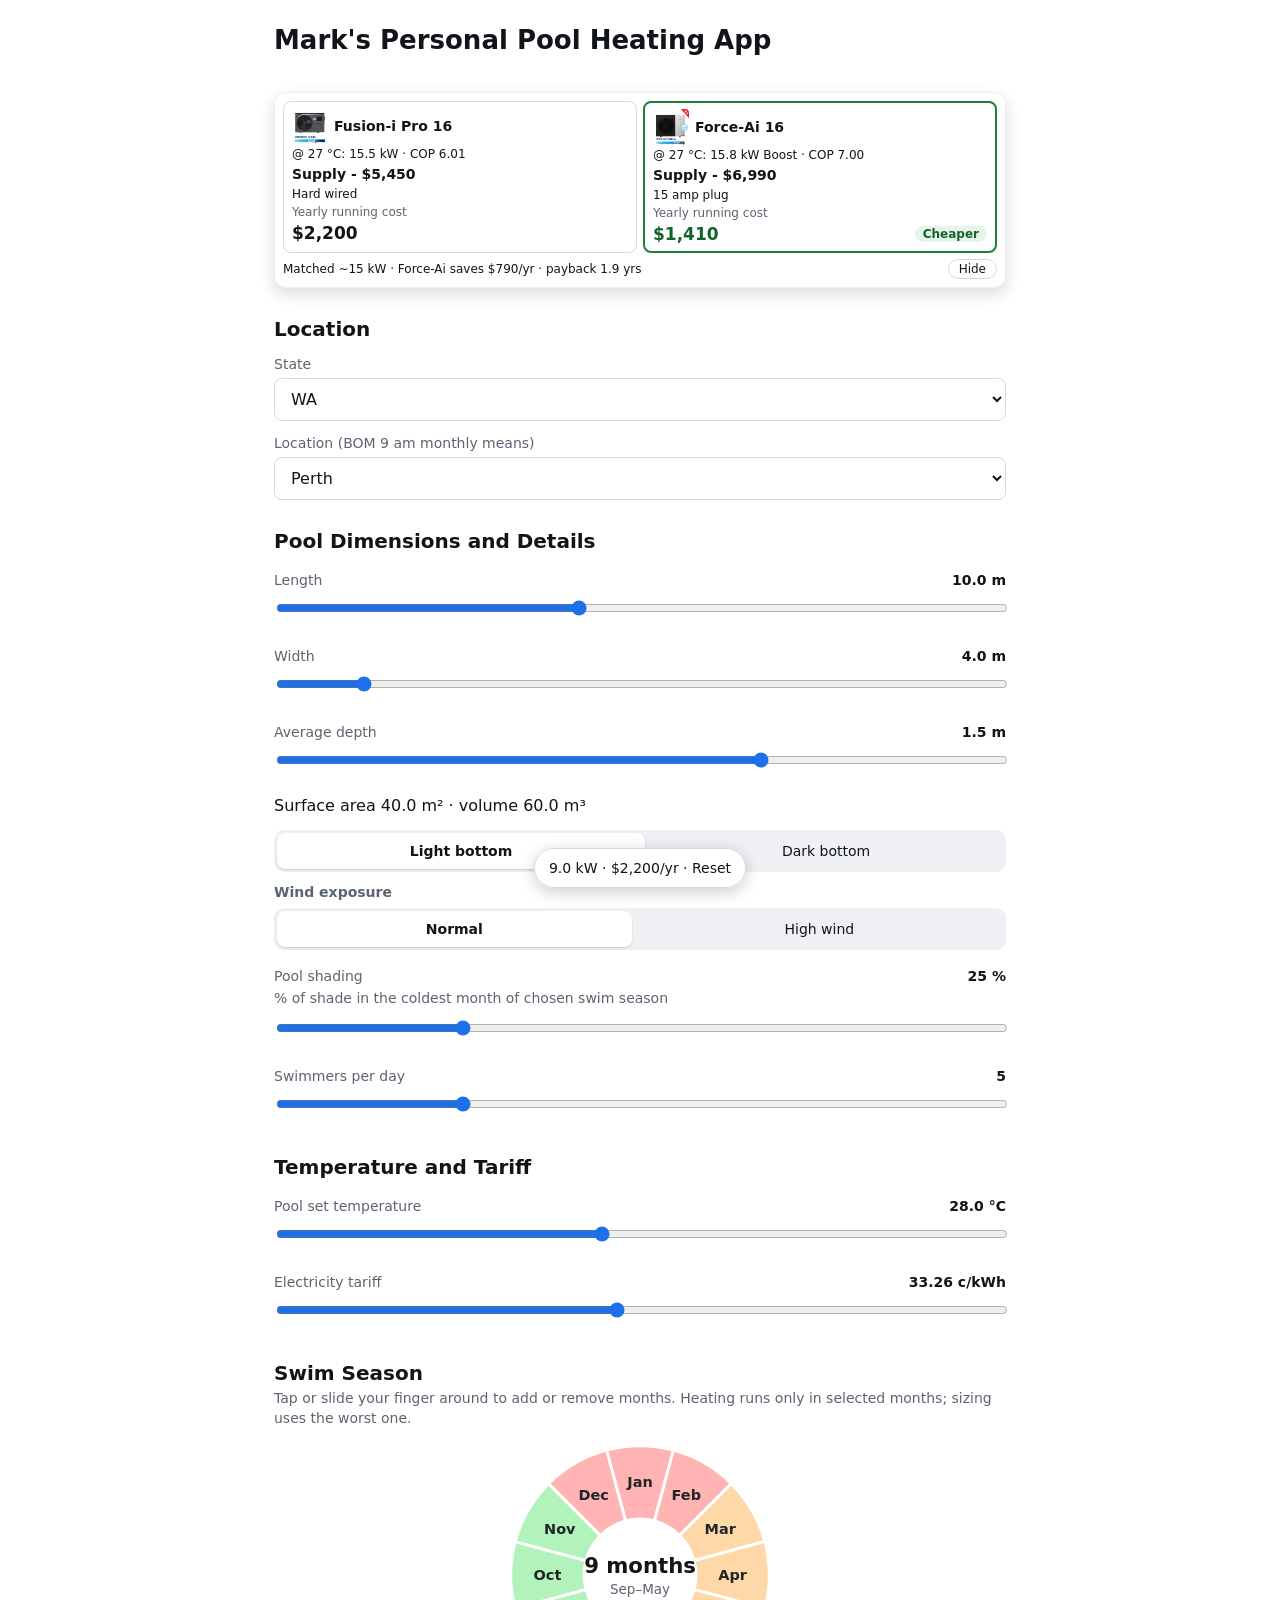
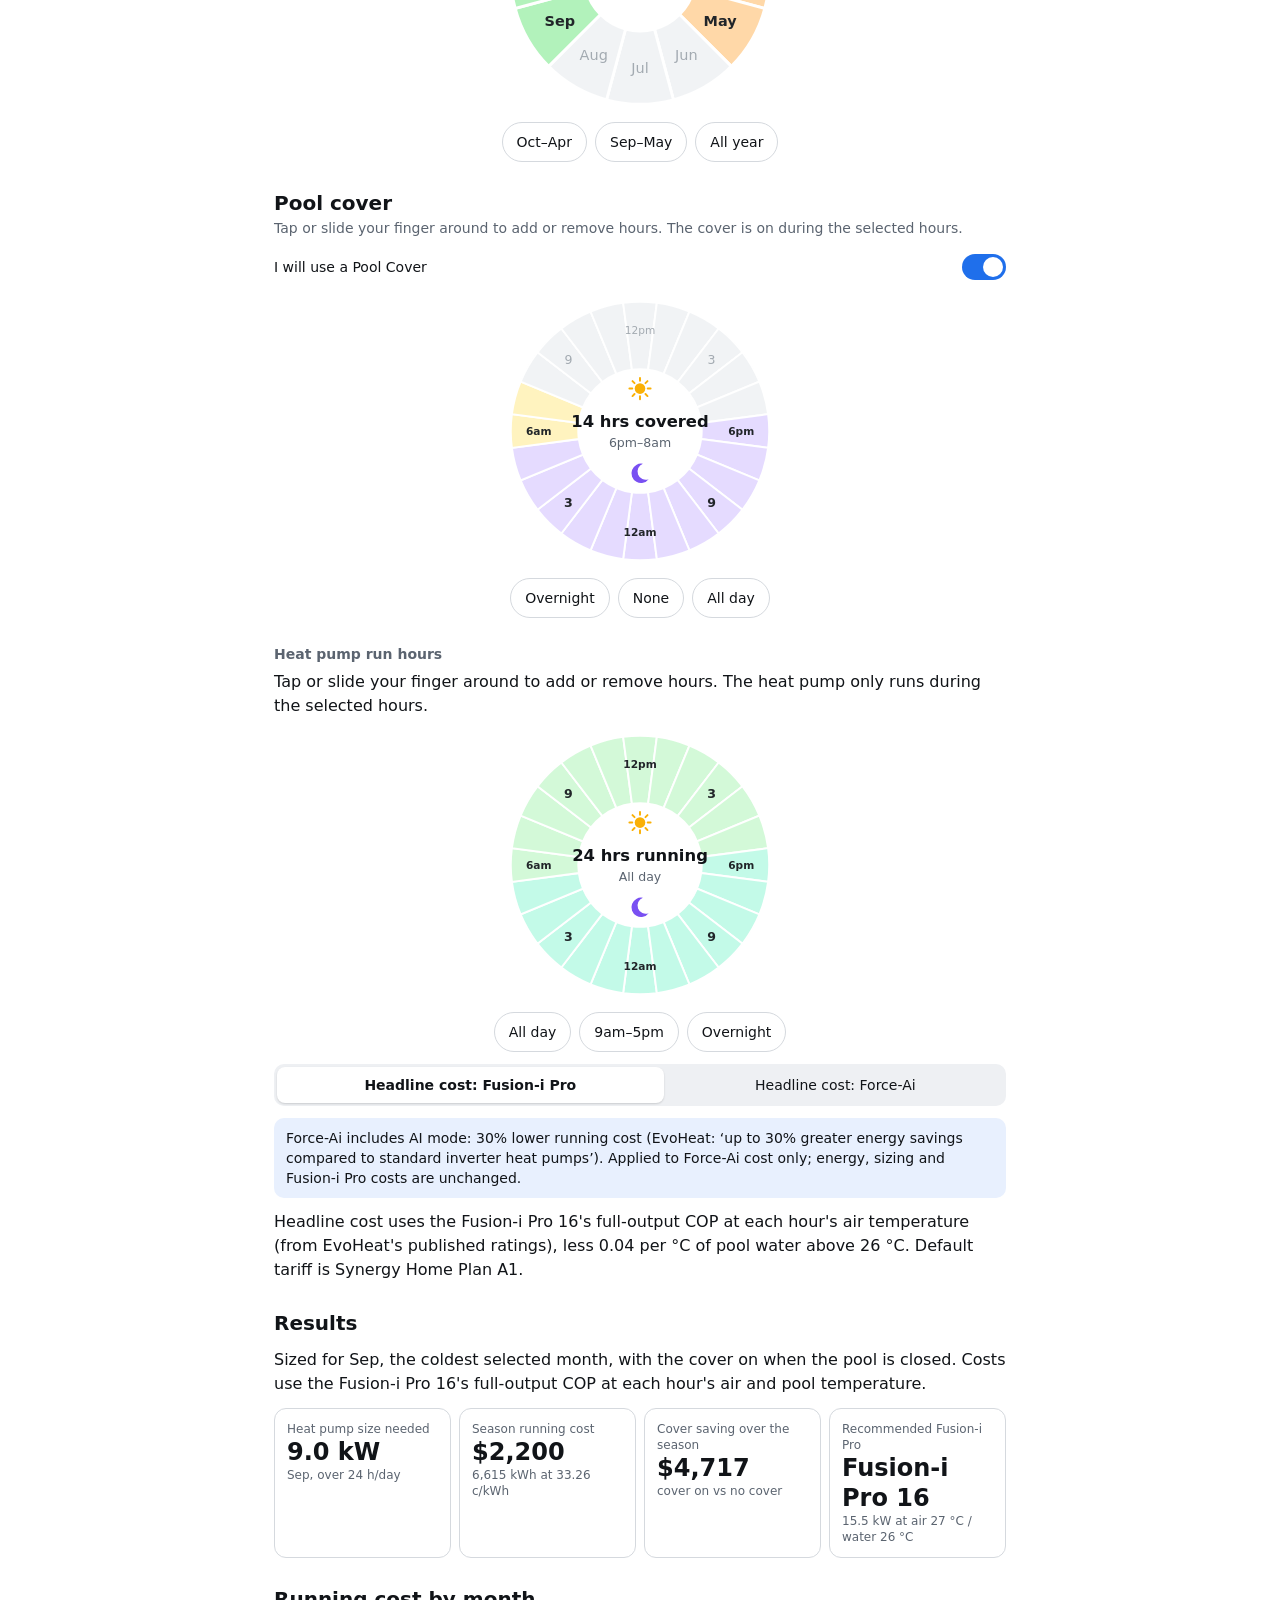
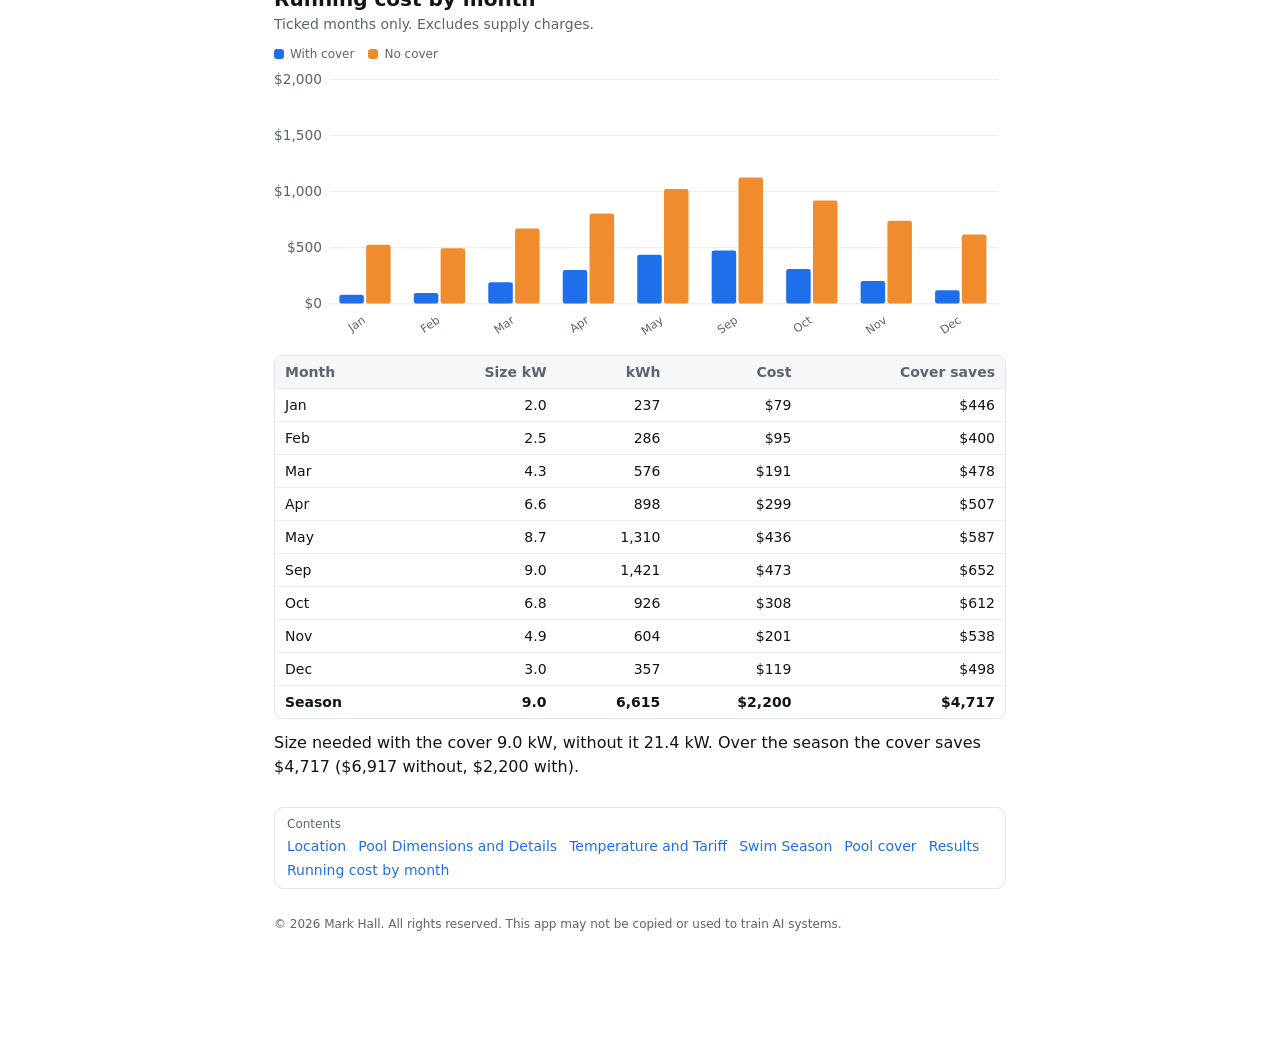
<file: index.html>
<!doctype html>
<html lang="en-AU">
<head>
<!-- Copyright (c) 2026 Mark Hall. All rights reserved. Copying, reproduction, or use to train AI systems is prohibited. -->
<meta name="robots" content="index, follow, noai, noimageai">
<meta name="googlebot" content="noai, noimageai">
<meta name="tdm-reservation" content="1">
<meta charset="utf-8">
<meta name="viewport" content="width=device-width, initial-scale=1, viewport-fit=cover">
<title>Mark&#39;s Personal Pool Heating App</title>
<meta name="description" content="Hourly pool heating calculator for cities across Australia.">
<meta name="theme-color" content="#0b5fa5">
<meta name="mobile-web-app-capable" content="yes">
<meta name="apple-mobile-web-app-capable" content="yes">
<meta name="apple-mobile-web-app-status-bar-style" content="default">
<meta name="apple-mobile-web-app-title" content="Mark&#39;s Pool Heating">
<link rel="manifest" href="manifest.webmanifest">
<link rel="icon" type="image/png" sizes="32x32" href="icons/favicon-32.png">
<link rel="apple-touch-icon" sizes="180x180" href="icons/apple-touch-icon.png">
<link rel="stylesheet" href="app.css?v=56">
</head>
<body>
<div id="root"></div>

<noscript>This calculator needs JavaScript.</noscript>
<script src="app.js?v=56" defer></script>
</body>
</html>
</file>
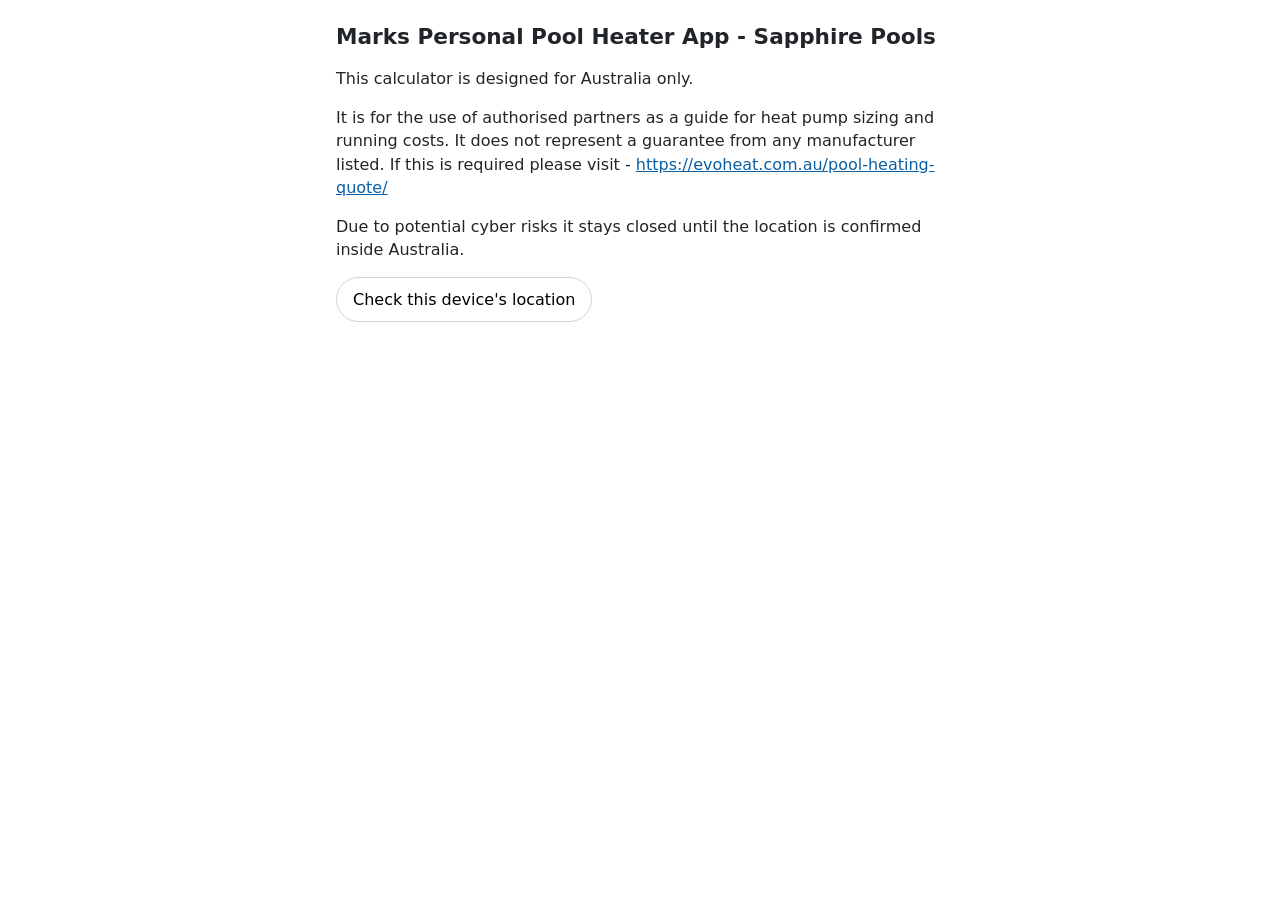
<file: active-i-pro/index.html>
<!doctype html>
<html lang="en-AU">
<head>
<!-- Copyright (c) 2026 Mark Hall. All rights reserved. Copying, reproduction, or use to train AI systems is prohibited. -->
<meta name="robots" content="index, follow, noai, noimageai">
<meta name="googlebot" content="noai, noimageai">
<meta name="tdm-reservation" content="1">
<meta charset="utf-8">
<meta name="viewport" content="width=device-width, initial-scale=1, viewport-fit=cover">
<title>Marks Personal Pool Heater App - Sapphire Pools</title>
<meta name="description" content="Hourly pool heating calculator comparing Active-i Pro with Force-Ai.">
<meta name="theme-color" content="#0b5fa5">
<meta name="mobile-web-app-capable" content="yes">
<meta name="apple-mobile-web-app-capable" content="yes">
<meta name="apple-mobile-web-app-status-bar-style" content="default">
<meta name="apple-mobile-web-app-title" content="Active-i Pro">
<link rel="manifest" href="manifest.webmanifest">
<link rel="icon" type="image/png" sizes="32x32" href="icons/favicon-32.png">
<link rel="apple-touch-icon" sizes="180x180" href="icons/apple-touch-icon.png">
<link rel="stylesheet" href="app.css?v=38zi">
<style>
  #gate{font-family:system-ui,sans-serif;max-width:40rem;margin:24px auto;padding:0 16px;color:#212529;line-height:1.45}
  #gate h1{font-size:1.35rem;line-height:1.25}
  #gate button{font:inherit;padding:10px 16px;border-radius:999px;border:1px solid #ced4da;background:#fff;cursor:pointer}
  #gate button:disabled{opacity:.55;cursor:wait}
  #gate-status{min-height:1.4em}
  #gate-help{font-size:.9rem;margin:4px 0 0}
  #gate-help p{margin:.4em 0 .15em}
  #gate-help ol{margin:.15em 0 0;padding-left:1.25rem}
  #gate-help li{margin:.4em 0}
  #gate a{color:#0b5fa5;overflow-wrap:anywhere}
</style>
</head>
<body>
<div id="gate">
  <h1>Marks Personal Pool Heater App - Sapphire Pools</h1>
  <p>This calculator is designed for Australia only.</p>
  <p>It is for the use of authorised partners as a guide for heat pump sizing and running costs. It does not represent a guarantee from any manufacturer listed. If this is required please visit - <a href="https://evoheat.com.au/pool-heating-quote/">https://evoheat.com.au/pool-heating-quote/</a></p>
  <p>Due to potential cyber risks it stays closed until the location is confirmed inside Australia.</p>
  <button id="gate-check" type="button">Check this device's location</button>
  <p id="gate-status" role="status"></p>
</div>
<div id="root" hidden></div>

<noscript>This calculator needs JavaScript.</noscript>
<script src="gate.js?v=38zi" defer></script>
<script src="app.js?v=38zi" defer></script>
</body>
</html>
</file>
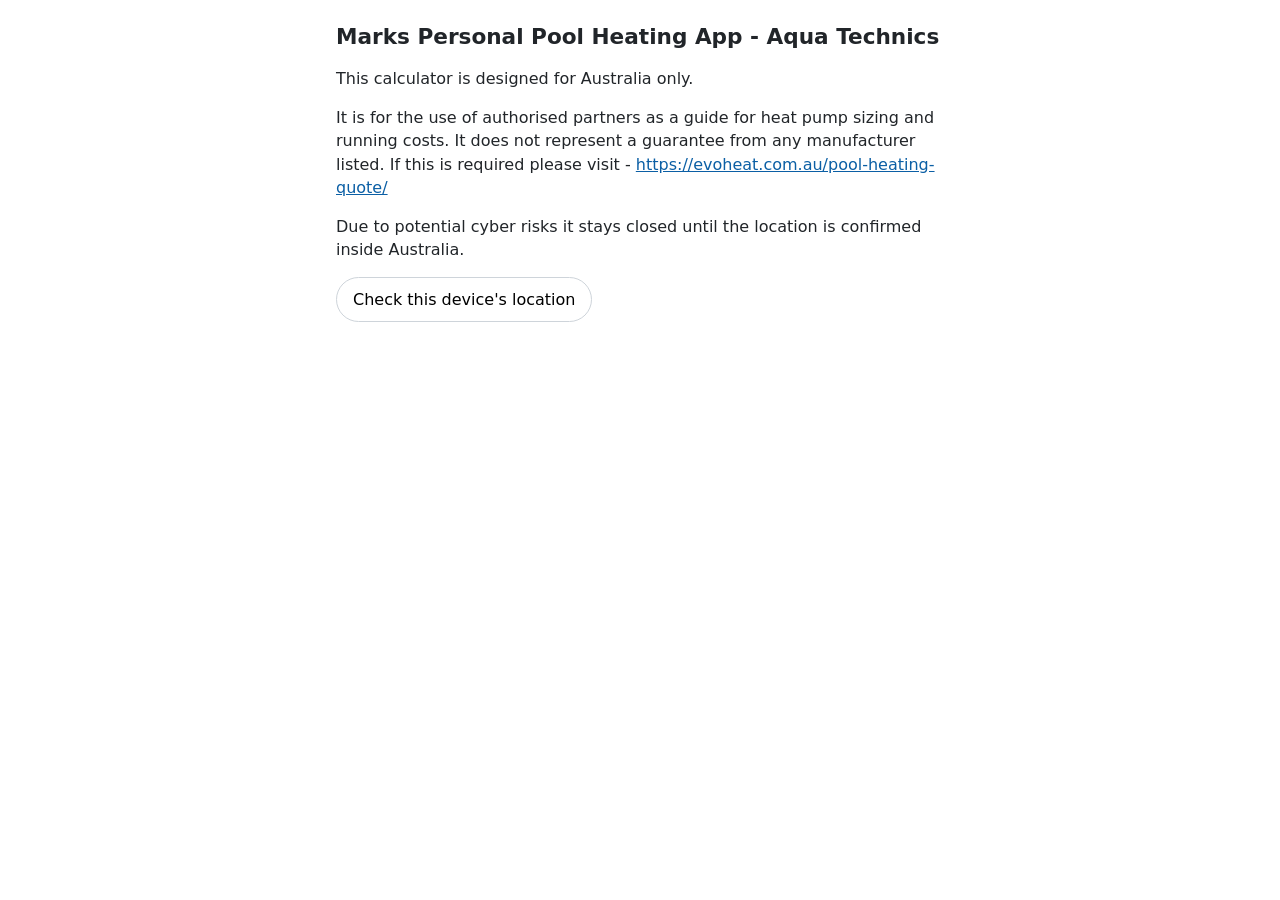
<file: aqua-technics/index.html>
<!doctype html>
<html lang="en-AU">
<head>
<!-- Copyright (c) 2026 Mark Hall. All rights reserved. Copying, reproduction, or use to train AI systems is prohibited. -->
<meta name="robots" content="index, follow, noai, noimageai">
<meta name="googlebot" content="noai, noimageai">
<meta name="tdm-reservation" content="1">
<meta charset="utf-8">
<meta name="viewport" content="width=device-width, initial-scale=1, viewport-fit=cover">
<title>Marks Personal Pool Heating App - Aqua Technics</title>
<meta name="description" content="Hourly pool heating calculator comparing Active-i Pro with Force-Ai.">
<meta name="theme-color" content="#0b5fa5">
<meta name="mobile-web-app-capable" content="yes">
<meta name="apple-mobile-web-app-capable" content="yes">
<meta name="apple-mobile-web-app-status-bar-style" content="default">
<meta name="apple-mobile-web-app-title" content="Aqua Technics">
<link rel="manifest" href="manifest.webmanifest">
<link rel="icon" type="image/png" sizes="32x32" href="icons/favicon-32.png">
<link rel="apple-touch-icon" sizes="180x180" href="icons/apple-touch-icon.png">
<link rel="stylesheet" href="app.css?v=17">
<style>
  #gate{font-family:system-ui,sans-serif;max-width:40rem;margin:24px auto;padding:0 16px;color:#212529;line-height:1.45}
  #gate h1{font-size:1.35rem;line-height:1.25}
  #gate button{font:inherit;padding:10px 16px;border-radius:999px;border:1px solid #ced4da;background:#fff;cursor:pointer}
  #gate button:disabled{opacity:.55;cursor:wait}
  #gate-status{min-height:1.4em}
  #gate-help{font-size:.9rem;margin:4px 0 0}
  #gate-help p{margin:.4em 0 .15em}
  #gate-help ol{margin:.15em 0 0;padding-left:1.25rem}
  #gate-help li{margin:.4em 0}
  #gate a{color:#0b5fa5;overflow-wrap:anywhere}
</style>
</head>
<body>
<div id="gate">
  <h1>Marks Personal Pool Heating App - Aqua Technics</h1>
  <p>This calculator is designed for Australia only.</p>
  <p>It is for the use of authorised partners as a guide for heat pump sizing and running costs. It does not represent a guarantee from any manufacturer listed. If this is required please visit - <a href="https://evoheat.com.au/pool-heating-quote/">https://evoheat.com.au/pool-heating-quote/</a></p>
  <p>Due to potential cyber risks it stays closed until the location is confirmed inside Australia.</p>
  <button id="gate-check" type="button">Check this device's location</button>
  <p id="gate-status" role="status"></p>
</div>
<div id="root" hidden></div>

<noscript>This calculator needs JavaScript.</noscript>
<script src="gate.js?v=17" defer></script>
<script src="app.js?v=17" defer></script>
</body>
</html>
</file>
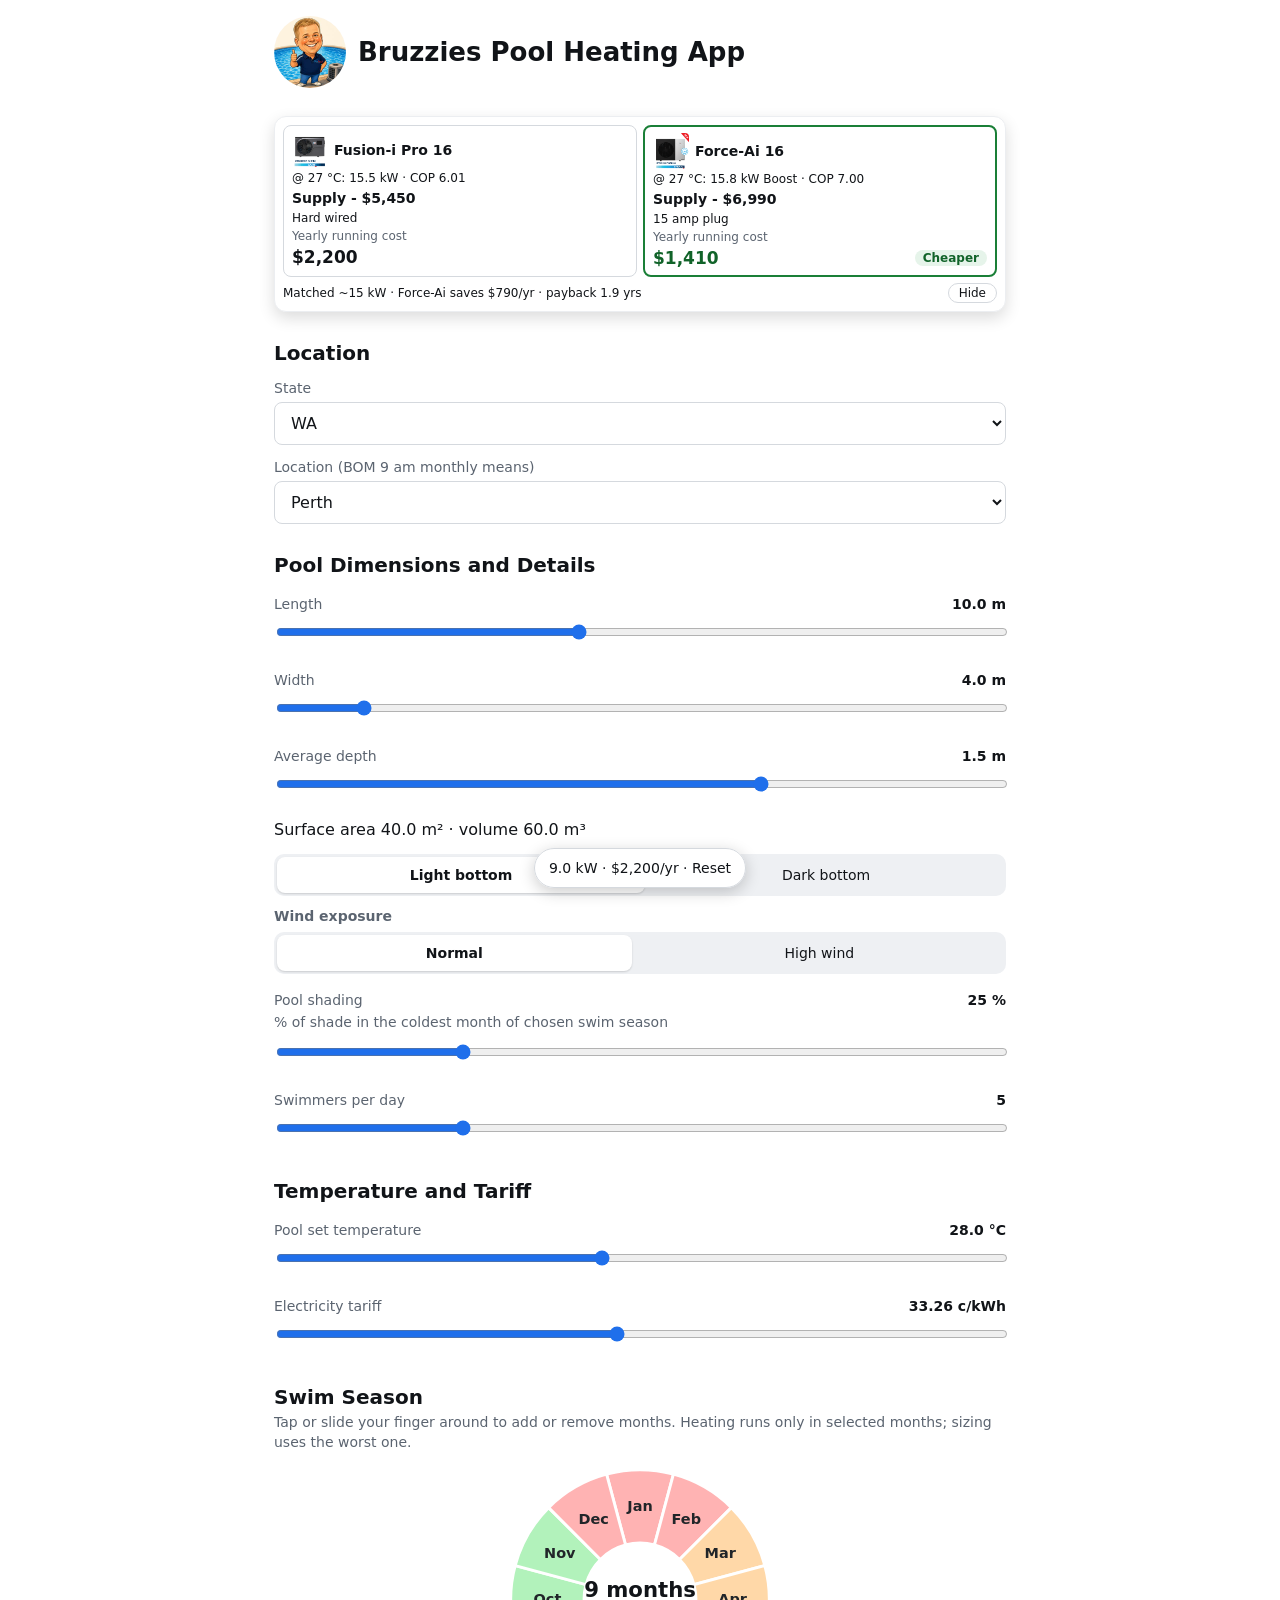
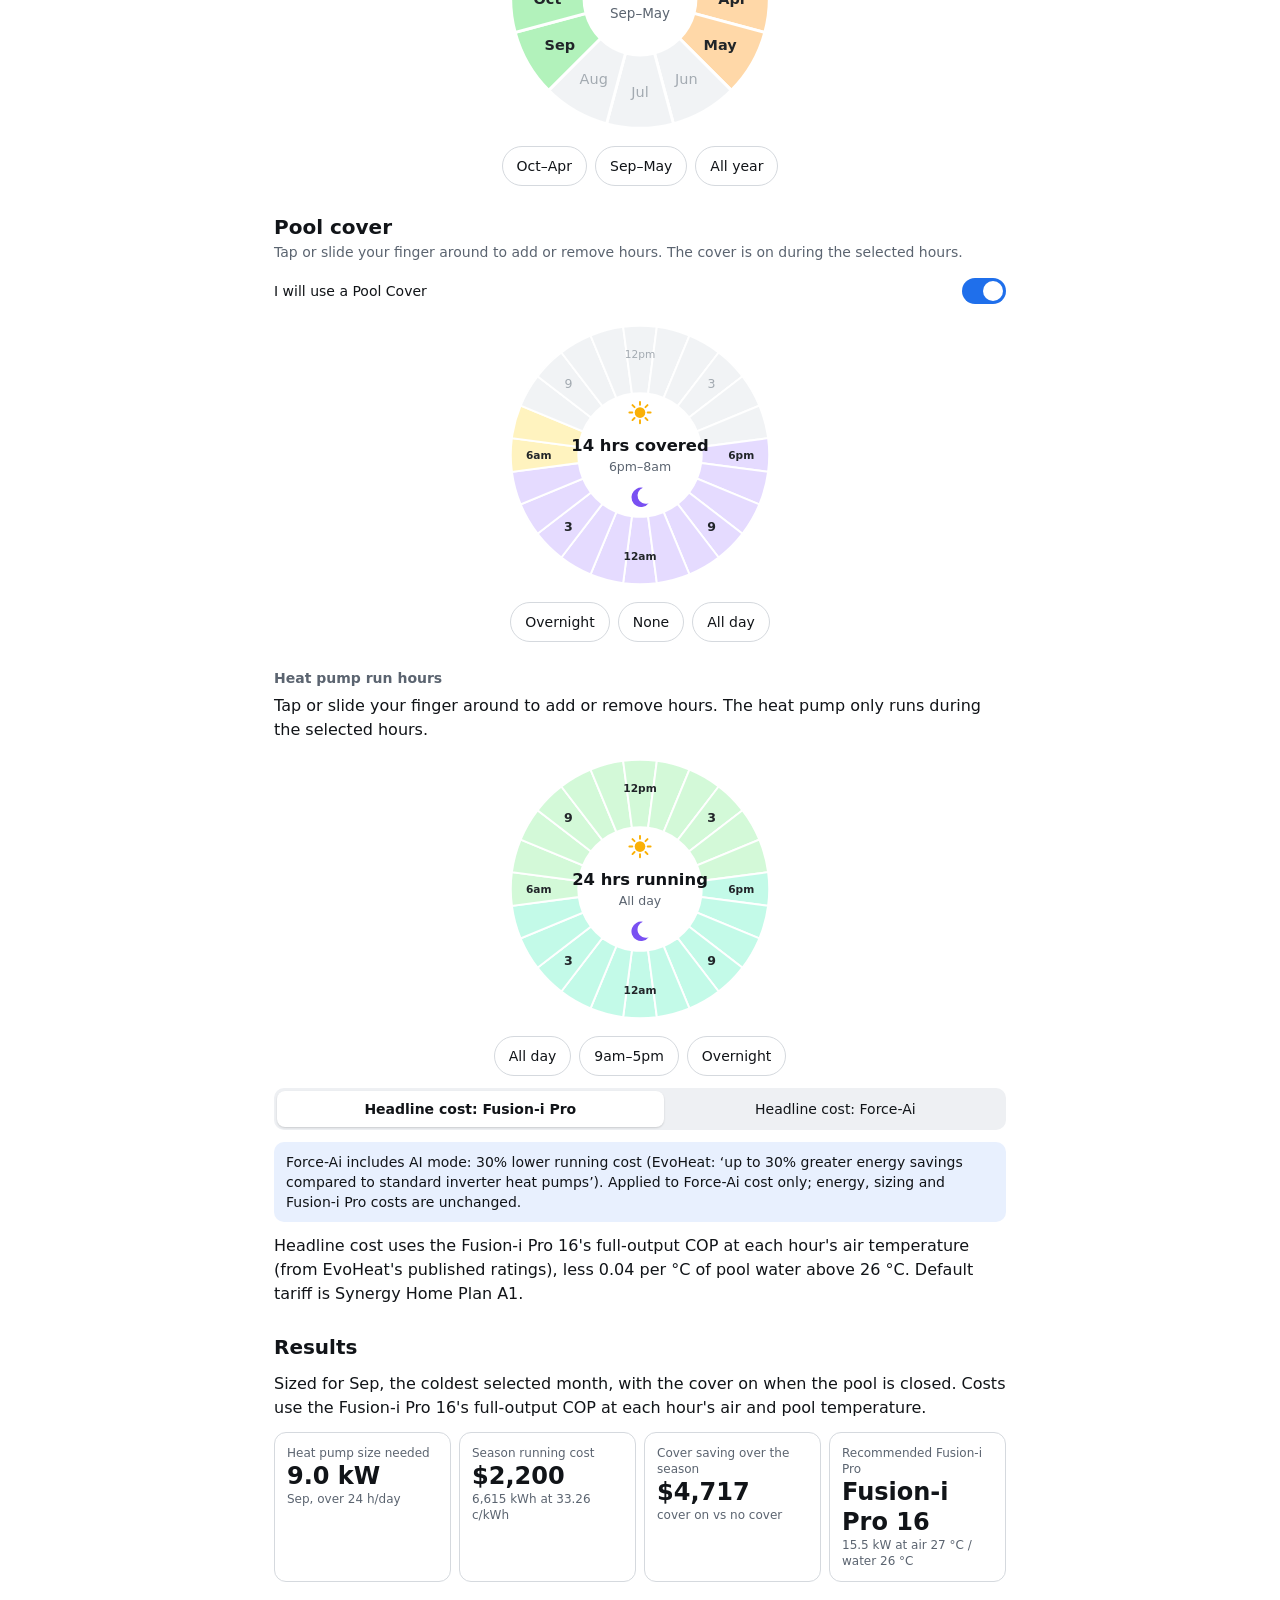
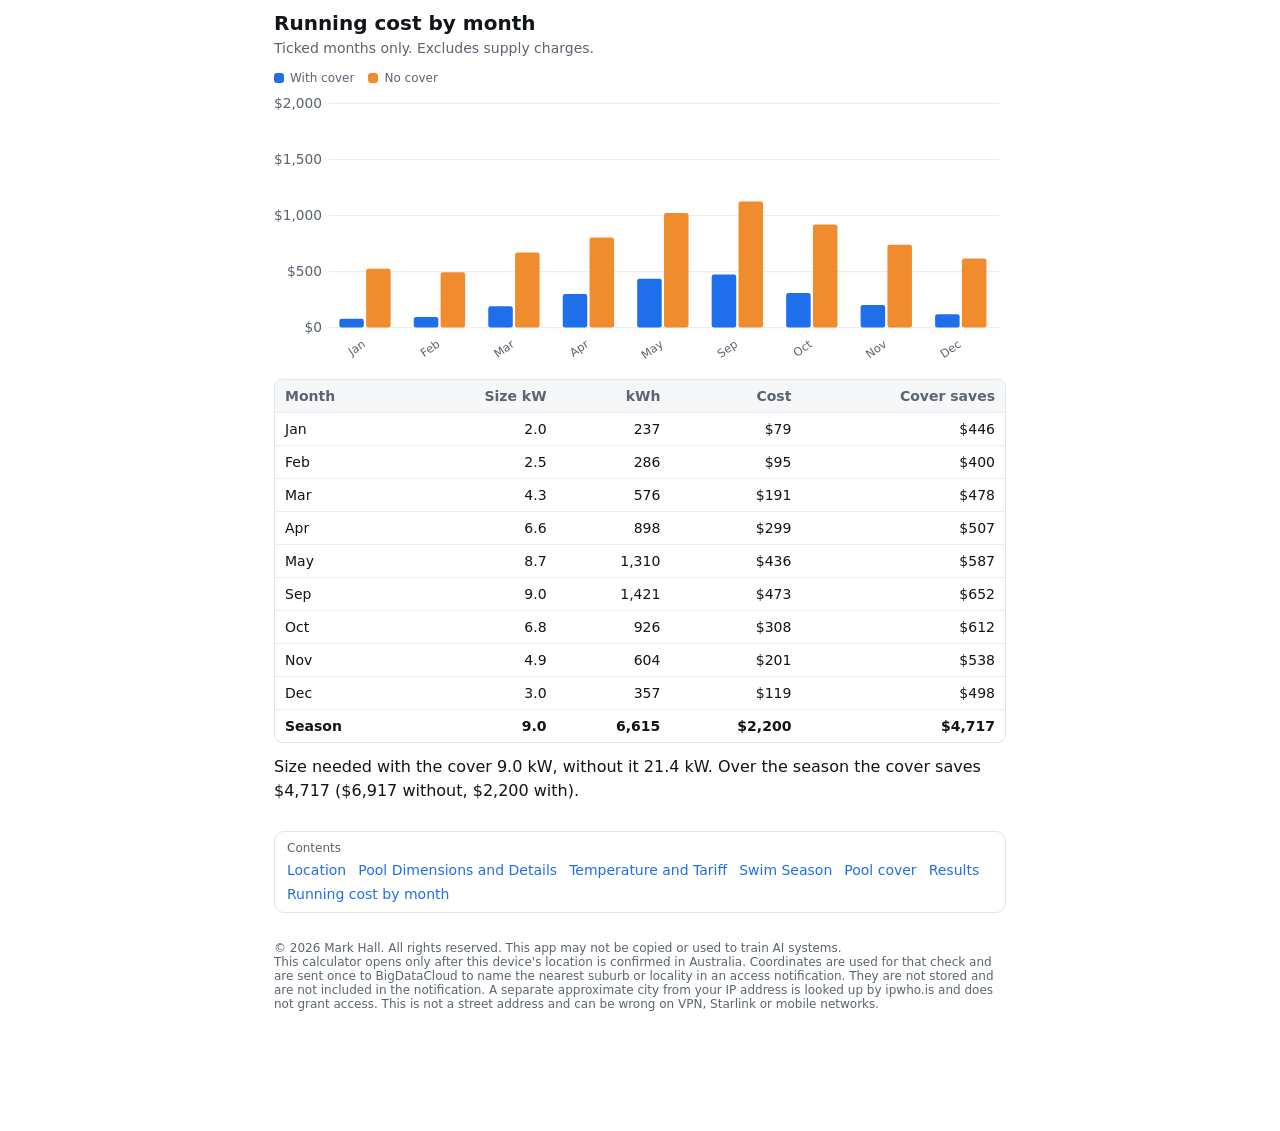
<file: bruzzies/index.html>
<!doctype html>
<html lang="en-AU">
<head>
<!-- Copyright (c) 2026 Mark Hall. All rights reserved. Copying, reproduction, or use to train AI systems is prohibited. -->
<meta name="robots" content="index, follow, noai, noimageai">
<meta name="googlebot" content="noai, noimageai">
<meta name="tdm-reservation" content="1">
<meta charset="utf-8">
<meta name="viewport" content="width=device-width, initial-scale=1, viewport-fit=cover">
<title>Bruzzies Pool Heating App</title>
<meta name="description" content="Hourly pool heating calculator for cities across Australia.">
<meta name="theme-color" content="#0b5fa5">
<meta name="mobile-web-app-capable" content="yes">
<meta name="apple-mobile-web-app-capable" content="yes">
<meta name="apple-mobile-web-app-status-bar-style" content="default">
<meta name="apple-mobile-web-app-title" content="Bruzzies">
<link rel="manifest" href="manifest.webmanifest">
<link rel="icon" type="image/png" sizes="32x32" href="icons/favicon-32.png">
<link rel="apple-touch-icon" sizes="180x180" href="icons/apple-touch-icon.png">
<link rel="stylesheet" href="app.css?v=9">
</head>
<body>
<div id="root"></div>

<noscript>This calculator needs JavaScript.</noscript>
<script src="app.js?v=9" defer></script>
</body>
</html>
</file>
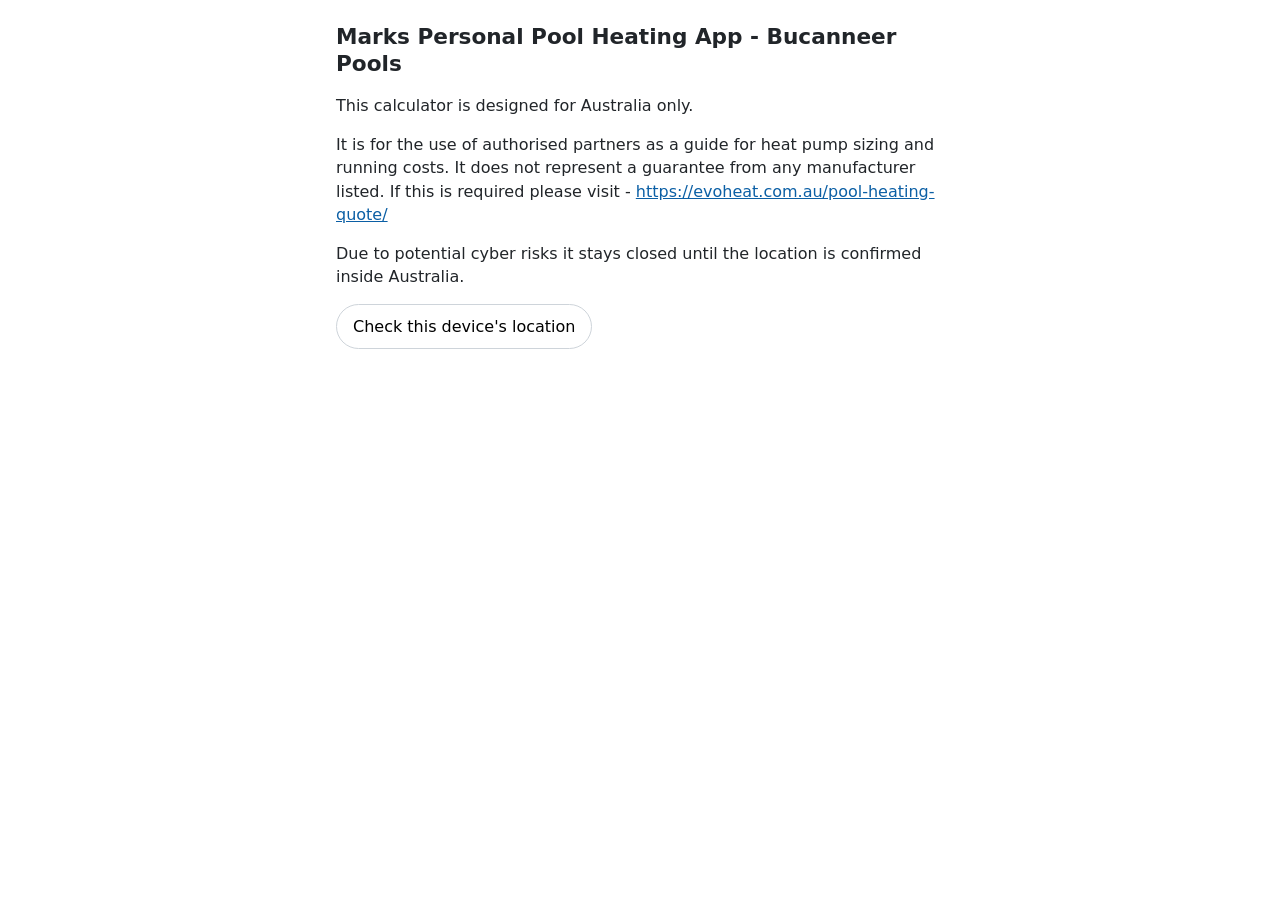
<file: buccaneer-pools/index.html>
<!doctype html>
<html lang="en-AU">
<head>
<!-- Copyright (c) 2026 Mark Hall. All rights reserved. Copying, reproduction, or use to train AI systems is prohibited. -->
<meta name="robots" content="index, follow, noai, noimageai">
<meta name="googlebot" content="noai, noimageai">
<meta name="tdm-reservation" content="1">
<meta charset="utf-8">
<meta name="viewport" content="width=device-width, initial-scale=1, viewport-fit=cover">
<title>Marks Personal Pool Heating App - Bucanneer Pools</title>
<meta name="description" content="Hourly pool heating calculator comparing Active-i Pro with Force-Ai.">
<meta name="theme-color" content="#0b5fa5">
<meta name="mobile-web-app-capable" content="yes">
<meta name="apple-mobile-web-app-capable" content="yes">
<meta name="apple-mobile-web-app-status-bar-style" content="default">
<meta name="apple-mobile-web-app-title" content="Bucanneer">
<link rel="manifest" href="manifest.webmanifest">
<link rel="icon" type="image/png" sizes="32x32" href="icons/favicon-32.png">
<link rel="apple-touch-icon" sizes="180x180" href="icons/apple-touch-icon.png">
<link rel="stylesheet" href="app.css?v=20">
<style>
  #gate{font-family:system-ui,sans-serif;max-width:40rem;margin:24px auto;padding:0 16px;color:#212529;line-height:1.45}
  #gate h1{font-size:1.35rem;line-height:1.25}
  #gate button{font:inherit;padding:10px 16px;border-radius:999px;border:1px solid #ced4da;background:#fff;cursor:pointer}
  #gate button:disabled{opacity:.55;cursor:wait}
  #gate-status{min-height:1.4em}
  #gate-help{font-size:.9rem;margin:4px 0 0}
  #gate-help p{margin:.4em 0 .15em}
  #gate-help ol{margin:.15em 0 0;padding-left:1.25rem}
  #gate-help li{margin:.4em 0}
  #gate a{color:#0b5fa5;overflow-wrap:anywhere}
</style>
</head>
<body>
<div id="gate">
  <h1>Marks Personal Pool Heating App - Bucanneer Pools</h1>
  <p>This calculator is designed for Australia only.</p>
  <p>It is for the use of authorised partners as a guide for heat pump sizing and running costs. It does not represent a guarantee from any manufacturer listed. If this is required please visit - <a href="https://evoheat.com.au/pool-heating-quote/">https://evoheat.com.au/pool-heating-quote/</a></p>
  <p>Due to potential cyber risks it stays closed until the location is confirmed inside Australia.</p>
  <button id="gate-check" type="button">Check this device's location</button>
  <p id="gate-status" role="status"></p>
</div>
<div id="root" hidden></div>

<noscript>This calculator needs JavaScript.</noscript>
<script src="gate.js?v=20" defer></script>
<script src="app.js?v=20" defer></script>
</body>
</html>
</file>
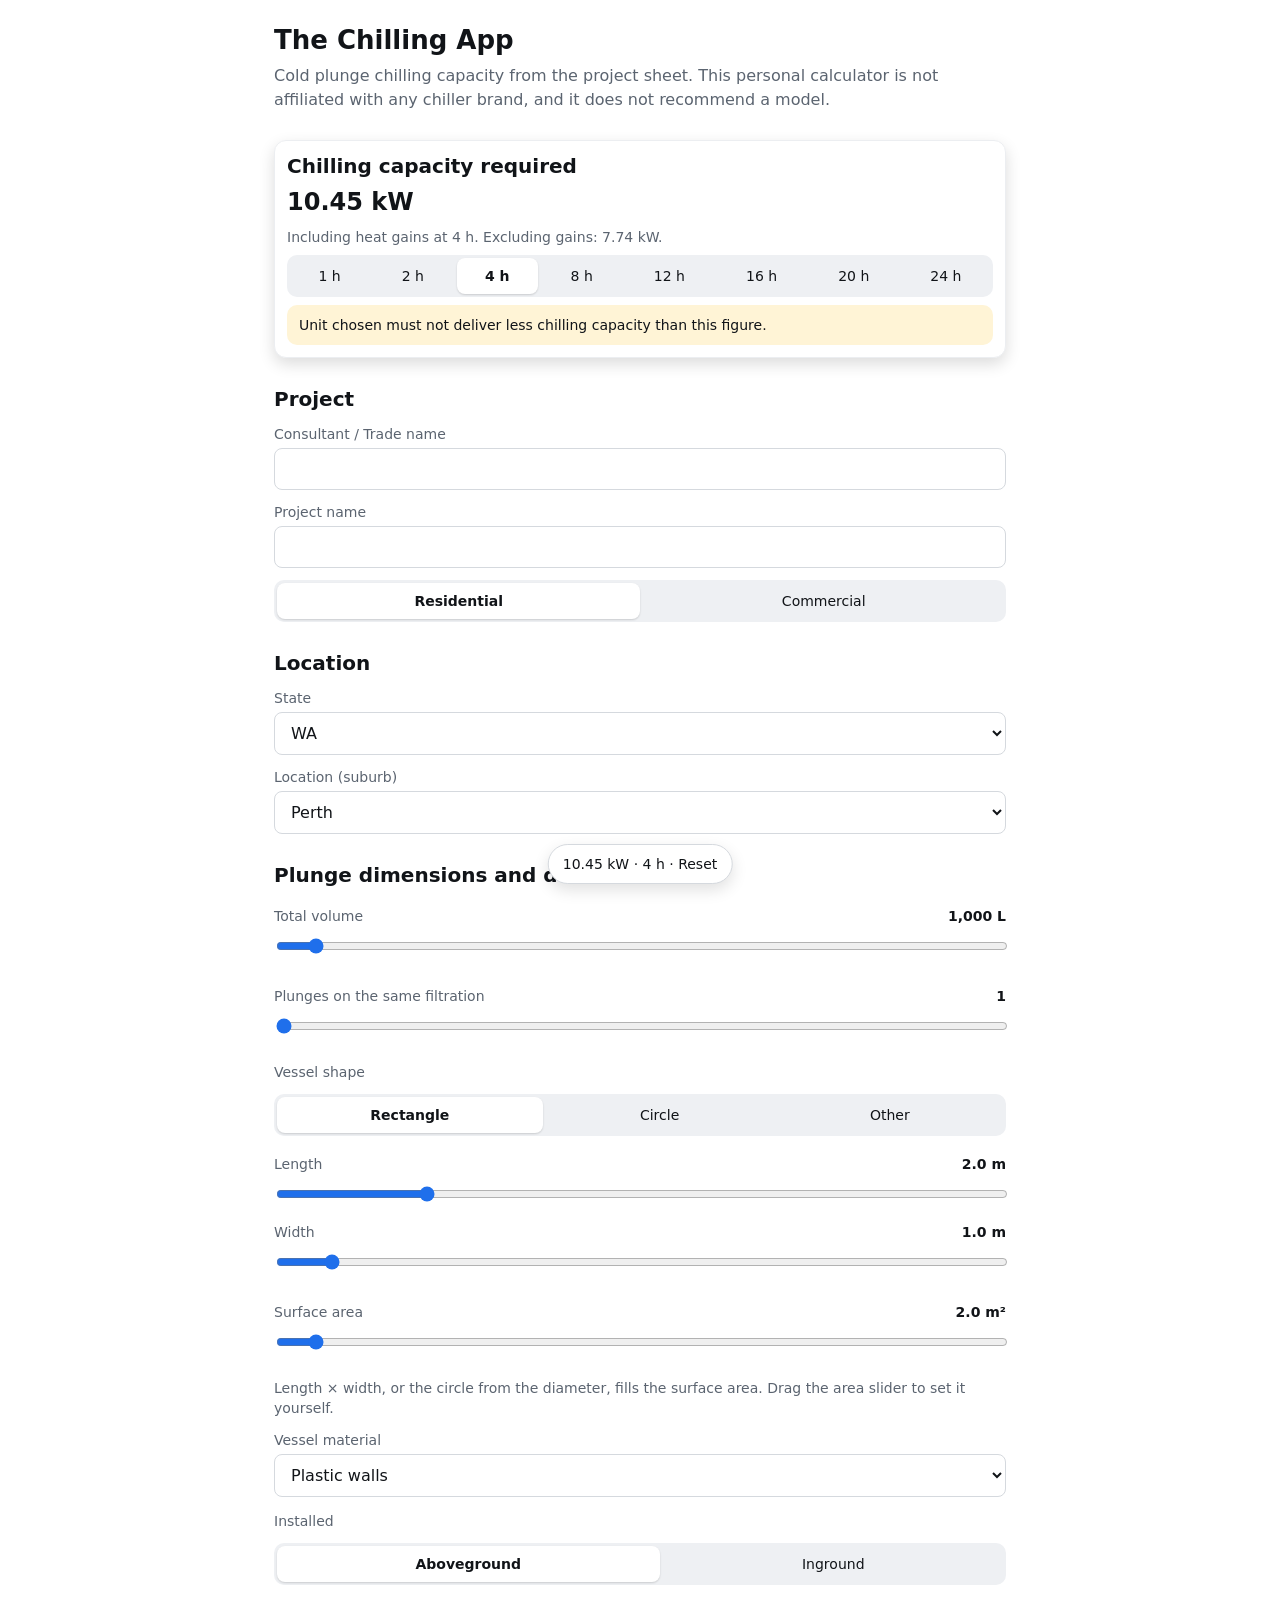
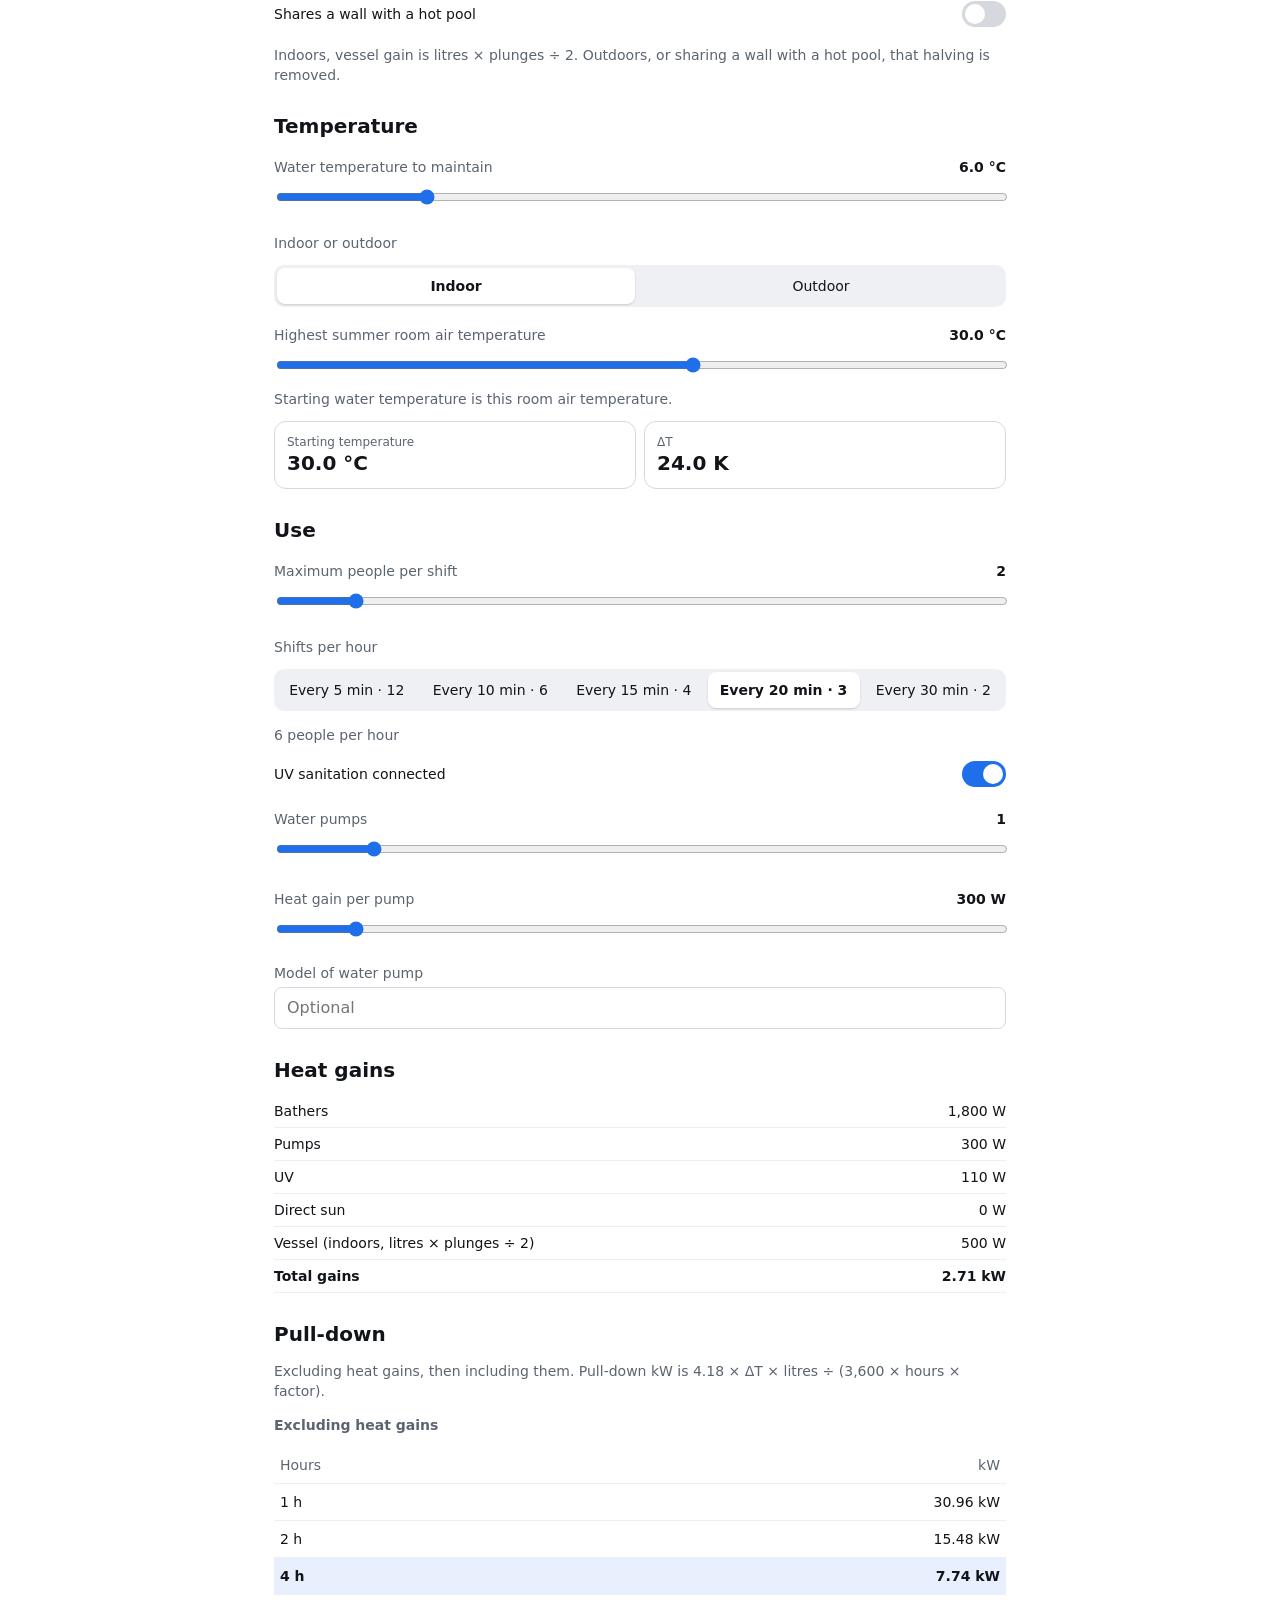
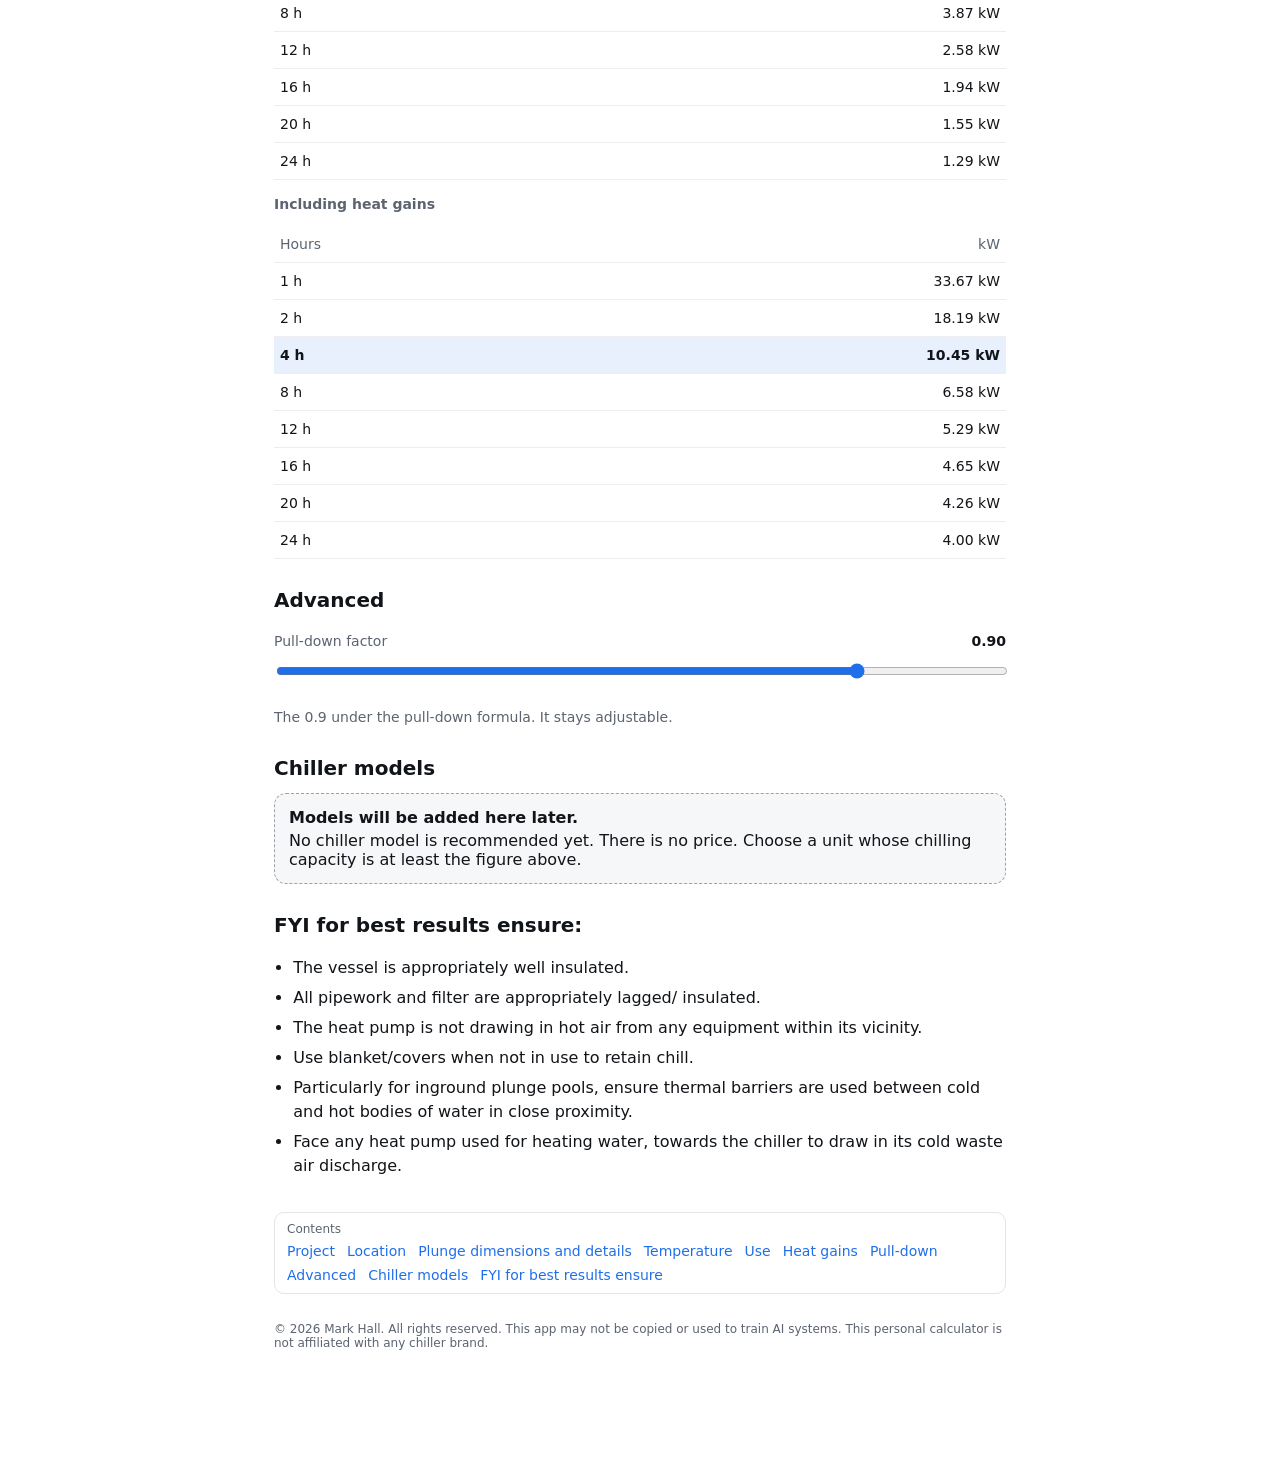
<file: chilling/index.html>
<!doctype html>
<html lang="en-AU">
<head>
<!-- Copyright (c) 2026 Mark Hall. All rights reserved. Copying, reproduction, or use to train AI systems is prohibited. -->
<meta name="robots" content="index, follow, noai, noimageai">
<meta name="googlebot" content="noai, noimageai">
<meta name="tdm-reservation" content="1">
<meta charset="utf-8">
<meta name="viewport" content="width=device-width, initial-scale=1, viewport-fit=cover">
<title>The Chilling App</title>
<meta name="description" content="Cold plunge chilling capacity calculator. No chiller brand is affiliated and no model is recommended.">
<meta name="theme-color" content="#0b5fa5">
<meta name="mobile-web-app-capable" content="yes">
<meta name="apple-mobile-web-app-capable" content="yes">
<meta name="apple-mobile-web-app-status-bar-style" content="default">
<meta name="apple-mobile-web-app-title" content="Chilling">
<link rel="manifest" href="manifest.webmanifest">
<link rel="icon" type="image/png" sizes="32x32" href="icons/favicon-32.png">
<link rel="apple-touch-icon" sizes="180x180" href="icons/apple-touch-icon.png">
<link rel="stylesheet" href="app.css?v=1">
</head>
<body>
<main id="root">
  <header>
    <h1>The Chilling App</h1>
    <p class="sub">Cold plunge chilling capacity from the project sheet. This personal calculator is not affiliated with any chiller brand, and it does not recommend a model.</p>
  </header>

  <section class="card" id="results" aria-label="Chilling capacity required">
    <h2>Chilling capacity required</h2>
    <div class="metric" id="required-kw">–</div>
    <div class="caption" id="required-detail"></div>
    <div class="seg" data-group="hours" role="group" aria-label="Pull-down time">
      <button type="button" data-value="1">1 h</button>
      <button type="button" data-value="2">2 h</button>
      <button type="button" data-value="4" class="on">4 h</button>
      <button type="button" data-value="8">8 h</button>
      <button type="button" data-value="12">12 h</button>
      <button type="button" data-value="16">16 h</button>
      <button type="button" data-value="20">20 h</button>
      <button type="button" data-value="24">24 h</button>
    </div>
    <div class="note warning" id="warning">Unit chosen must not deliver less chilling capacity than this figure.</div>
  </section>

  <section id="project">
    <h2>Project</h2>
    <label class="field">Consultant / Trade name
      <input id="consultant" type="text" autocomplete="organization" value="">
    </label>
    <label class="field">Project name
      <input id="project-name" type="text" value="">
    </label>
    <div class="seg" data-group="use" role="group" aria-label="Commercial or residential">
      <button type="button" data-value="residential" class="on">Residential</button>
      <button type="button" data-value="commercial">Commercial</button>
    </div>
  </section>

  <section id="location">
    <h2>Location</h2>
    <label class="field">State
      <select id="state" aria-label="State"></select>
    </label>
    <label class="field">Location (suburb)
      <select id="city" aria-label="Location"></select>
    </label>
  </section>

  <section id="plunge-dimensions-and-details">
    <h2>Plunge dimensions and details</h2>
    <div class="slider">
      <div class="slider-top"><span>Total volume</span><b id="litres-read">1,000 L</b></div>
      <input id="litres" type="range" min="100" max="20000" step="10" value="1000" aria-label="Total volume in litres">
    </div>
    <div class="slider">
      <div class="slider-top"><span>Plunges on the same filtration</span><b id="vessels-read">1</b></div>
      <input id="vessels" type="range" min="1" max="12" step="1" value="1" aria-label="Number of plunges on the same filtration">
    </div>
    <div class="caption">Vessel shape</div>
    <div class="seg" data-group="shape" role="group" aria-label="Vessel shape">
      <button type="button" data-value="rectangle" class="on">Rectangle</button>
      <button type="button" data-value="circle">Circle</button>
      <button type="button" data-value="other">Other</button>
    </div>
    <div id="rect-helper">
      <div class="slider">
        <div class="slider-top"><span>Length</span><b id="length-read">2.0 m</b></div>
        <input id="length" type="range" min="0.5" max="8" step="0.1" value="2" aria-label="Length">
      </div>
      <div class="slider">
        <div class="slider-top"><span>Width</span><b id="width-read">1.0 m</b></div>
        <input id="width" type="range" min="0.5" max="8" step="0.1" value="1" aria-label="Width">
      </div>
    </div>
    <div id="circle-helper" hidden>
      <div class="slider">
        <div class="slider-top"><span>Diameter</span><b id="diameter-read">1.5 m</b></div>
        <input id="diameter" type="range" min="0.5" max="8" step="0.1" value="1.5" aria-label="Diameter">
      </div>
    </div>
    <div class="slider">
      <div class="slider-top"><span>Surface area</span><b id="area-read">2.0 m²</b></div>
      <input id="area" type="range" min="0.2" max="40" step="0.1" value="2" aria-label="Surface area in square metres">
    </div>
    <p class="caption">Length × width, or the circle from the diameter, fills the surface area. Drag the area slider to set it yourself.</p>
    <label class="field">Vessel material
      <select id="material" aria-label="Vessel material">
        <option>Plastic walls</option>
        <option>Fibreglass</option>
        <option>Concrete</option>
        <option>Stainless steel</option>
        <option>Timber</option>
        <option>Other</option>
      </select>
    </label>
    <div class="caption">Installed</div>
    <div class="seg" data-group="install" role="group" aria-label="Inground or aboveground">
      <button type="button" data-value="aboveground" class="on">Aboveground</button>
      <button type="button" data-value="inground">Inground</button>
    </div>
    <div class="row">
      <span>Shares a wall with a hot pool</span>
      <button type="button" class="switch" id="shared" role="switch" aria-checked="false" aria-label="Shares a wall with a hot pool"><span></span></button>
    </div>
    <p class="caption">Indoors, vessel gain is litres × plunges ÷ 2. Outdoors, or sharing a wall with a hot pool, that halving is removed.</p>
  </section>

  <section id="temperature">
    <h2>Temperature</h2>
    <div class="slider">
      <div class="slider-top"><span>Water temperature to maintain</span><b id="target-read">6.0 °C</b></div>
      <input id="target" type="range" min="0" max="30" step="0.5" value="6" aria-label="Water temperature to maintain">
    </div>
    <div class="caption">Indoor or outdoor</div>
    <div class="seg" data-group="place" role="group" aria-label="Indoor or outdoor">
      <button type="button" data-value="indoor" class="on">Indoor</button>
      <button type="button" data-value="outdoor">Outdoor</button>
    </div>
    <div id="room-block">
      <div class="slider">
        <div class="slider-top"><span>Highest summer room air temperature</span><b id="room-read">30.0 °C</b></div>
        <input id="room" type="range" min="10" max="45" step="0.5" value="30" aria-label="Highest summer room air temperature">
      </div>
      <p class="caption">Starting water temperature is this room air temperature.</p>
    </div>
    <div id="air-block" hidden>
      <div class="slider">
        <div class="slider-top"><span>Max summer air temperature</span><b id="air-read">32.1 °C</b></div>
        <input id="air" type="range" min="10" max="50" step="0.1" value="32.1" aria-label="Max summer air temperature">
      </div>
      <p class="caption" id="air-hint"></p>
      <div class="row" id="sun-row">
        <span>Exposed to direct sunlight</span>
        <button type="button" class="switch" id="sun" role="switch" aria-checked="false" aria-label="Exposed to direct sunlight"><span></span></button>
      </div>
    </div>
    <div class="metrics">
      <div class="metric-box"><span>Starting temperature</span><b id="start-read">–</b></div>
      <div class="metric-box"><span>ΔT</span><b id="delta-read">–</b></div>
    </div>
  </section>

  <section id="use">
    <h2>Use</h2>
    <div class="slider">
      <div class="slider-top"><span>Maximum people per shift</span><b id="people-read">2</b></div>
      <input id="people" type="range" min="0" max="20" step="1" value="2" aria-label="Maximum people per shift">
    </div>
    <div class="caption">Shifts per hour</div>
    <div class="seg" data-group="shifts" role="group" aria-label="Shifts per hour">
      <button type="button" data-value="12">Every 5 min · 12</button>
      <button type="button" data-value="6">Every 10 min · 6</button>
      <button type="button" data-value="4">Every 15 min · 4</button>
      <button type="button" data-value="3" class="on">Every 20 min · 3</button>
      <button type="button" data-value="2">Every 30 min · 2</button>
    </div>
    <p class="caption" id="people-hour">6 people per hour</p>
    <div class="row">
      <span>UV sanitation connected</span>
      <button type="button" class="switch" id="uv" role="switch" aria-checked="true" aria-label="UV sanitation connected"><span></span></button>
    </div>
    <div class="slider">
      <div class="slider-top"><span>Water pumps</span><b id="pumps-read">1</b></div>
      <input id="pumps" type="range" min="0" max="8" step="1" value="1" aria-label="Number of water pumps">
    </div>
    <div class="slider">
      <div class="slider-top"><span>Heat gain per pump</span><b id="pump-watts-read">300 W</b></div>
      <input id="pump-watts" type="range" min="0" max="3000" step="10" value="300" aria-label="Heat gain per pump">
    </div>
    <label class="field">Model of water pump
      <input id="pump-model" type="text" value="" placeholder="Optional">
    </label>
  </section>

  <section id="heat-gains">
    <h2>Heat gains</h2>
    <div class="gains" id="gains"></div>
  </section>

  <section id="pull-down">
    <h2>Pull-down</h2>
    <p class="caption">Excluding heat gains, then including them. Pull-down kW is 4.18 × ΔT × litres ÷ (3,600 × hours × factor).</p>
    <h3 class="caption">Excluding heat gains</h3>
    <table id="table-excluding">
      <thead><tr><th>Hours</th><th class="num">kW</th></tr></thead>
      <tbody></tbody>
    </table>
    <h3 class="caption">Including heat gains</h3>
    <table id="table-including">
      <thead><tr><th>Hours</th><th class="num">kW</th></tr></thead>
      <tbody></tbody>
    </table>
  </section>

  <section id="advanced">
    <h2>Advanced</h2>
    <div class="slider">
      <div class="slider-top"><span>Pull-down factor</span><b id="factor-read">0.90</b></div>
      <input id="factor" type="range" min="0.5" max="1" step="0.01" value="0.9" aria-label="Pull-down factor">
    </div>
    <p class="caption">The 0.9 under the pull-down formula. It stays adjustable.</p>
  </section>

  <section id="chiller-models">
    <h2>Chiller models</h2>
    <div class="placeholder" id="models-placeholder">
      <strong>Models will be added here later.</strong>
      No chiller model is recommended yet. There is no price. Choose a unit whose chilling capacity is at least the figure above.
    </div>
  </section>

  <section id="fyi-for-best-results-ensure">
    <h2>FYI for best results ensure:</h2>
    <ul class="tips" id="fyi">
      <li>The vessel is appropriately well insulated.</li>
      <li>All pipework and filter are appropriately lagged/ insulated.</li>
      <li>The heat pump is not drawing in hot air from any equipment within its vicinity.</li>
      <li>Use blanket/covers when not in use to retain chill.</li>
      <li>Particularly for inground plunge pools, ensure thermal barriers are used between cold and hot bodies of water in close proximity.</li>
      <li>Face any heat pump used for heating water, towards the chiller to draw in its cold waste air discharge.</li>
    </ul>
  </section>

  <nav class="contents" id="contents" aria-label="Contents"></nav>
  <footer>© 2026 Mark Hall. All rights reserved. This app may not be copied or used to train AI systems. This personal calculator is not affiliated with any chiller brand.</footer>
</main>
<button type="button" class="chip" id="chip">Reset</button>
<noscript>This calculator needs JavaScript.</noscript>
<script src="locations.js?v=1"></script>
<script src="calc.js?v=1"></script>
<script src="app.js?v=1" defer></script>
</body>
</html>
</file>
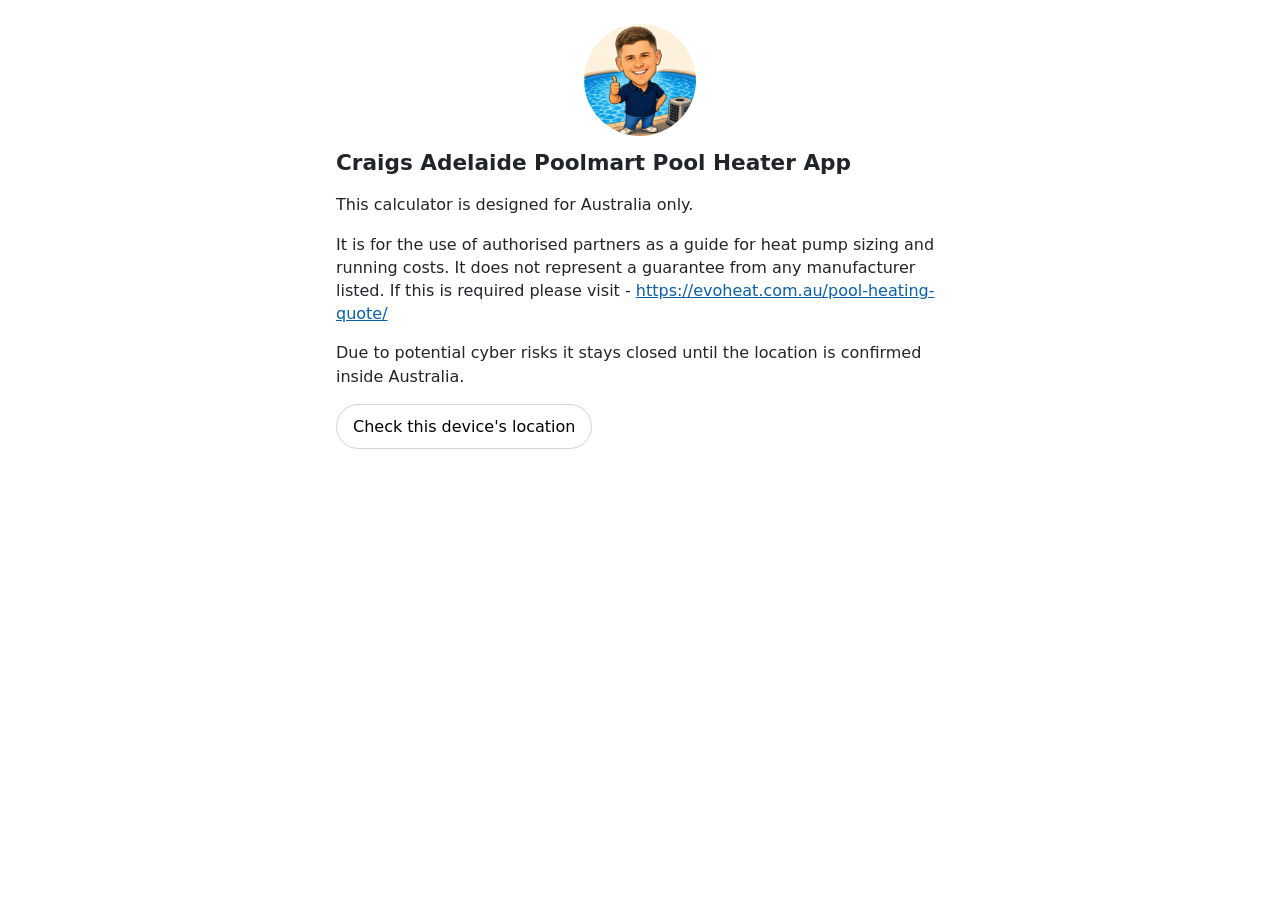
<file: craig/index.html>
<!doctype html>
<html lang="en-AU">
<head>
<!-- Copyright (c) 2026 Mark Hall. All rights reserved. Copying, reproduction, or use to train AI systems is prohibited. -->
<meta name="robots" content="index, follow, noai, noimageai">
<meta name="googlebot" content="noai, noimageai">
<meta name="tdm-reservation" content="1">
<meta charset="utf-8">
<meta name="viewport" content="width=device-width, initial-scale=1, viewport-fit=cover">
<title>Craigs Adelaide Poolmart Pool Heater App</title>
<meta name="description" content="Hourly pool heating calculator for cities across Australia.">
<meta name="theme-color" content="#0b5fa5">
<meta name="mobile-web-app-capable" content="yes">
<meta name="apple-mobile-web-app-capable" content="yes">
<meta name="apple-mobile-web-app-status-bar-style" content="default">
<meta name="apple-mobile-web-app-title" content="Craig">
<link rel="manifest" href="manifest.webmanifest">
<link rel="icon" type="image/png" sizes="32x32" href="icons/favicon-32.png">
<link rel="apple-touch-icon" sizes="180x180" href="icons/apple-touch-icon.png">
<link rel="stylesheet" href="app.css?v=8">
<style>
  #gate{font-family:system-ui,sans-serif;max-width:40rem;margin:24px auto;padding:0 16px;color:#212529;line-height:1.45}
  #gate h1{font-size:1.35rem;line-height:1.25}
  #gate button{font:inherit;padding:10px 16px;border-radius:999px;border:1px solid #ced4da;background:#fff;cursor:pointer}
  #gate button:disabled{opacity:.55;cursor:wait}
  #gate-status{min-height:1.4em}
  #gate-help{font-size:.9rem;margin:4px 0 0}
  #gate-help p{margin:.4em 0 .15em}
  #gate-help ol{margin:.15em 0 0;padding-left:1.25rem}
  #gate-help li{margin:.4em 0}
  #gate a{color:#0b5fa5;overflow-wrap:anywhere}
  .gate-photo{display:block;width:96px;height:96px;border-radius:50%;object-fit:cover;margin:0 auto 12px;background:#eef2f6}
  @media (min-width:720px){.gate-photo{width:112px;height:112px}}
</style>
</head>
<body>
<div id="gate">
  <img class="gate-photo" src="craig-photo.jpg" alt="" width="112" height="112">
  <h1>Craigs Adelaide Poolmart Pool Heater App</h1>
  <p>This calculator is designed for Australia only.</p>
  <p>It is for the use of authorised partners as a guide for heat pump sizing and running costs. It does not represent a guarantee from any manufacturer listed. If this is required please visit - <a href="https://evoheat.com.au/pool-heating-quote/">https://evoheat.com.au/pool-heating-quote/</a></p>
  <p>Due to potential cyber risks it stays closed until the location is confirmed inside Australia.</p>
  <button id="gate-check" type="button">Check this device's location</button>
  <p id="gate-status" role="status"></p>
</div>
<div id="root" hidden></div>

<noscript>This calculator needs JavaScript.</noscript>
<script src="gate.js?v=8" defer></script>
<script src="app.js?v=8" defer></script>
</body>
</html>
</file>
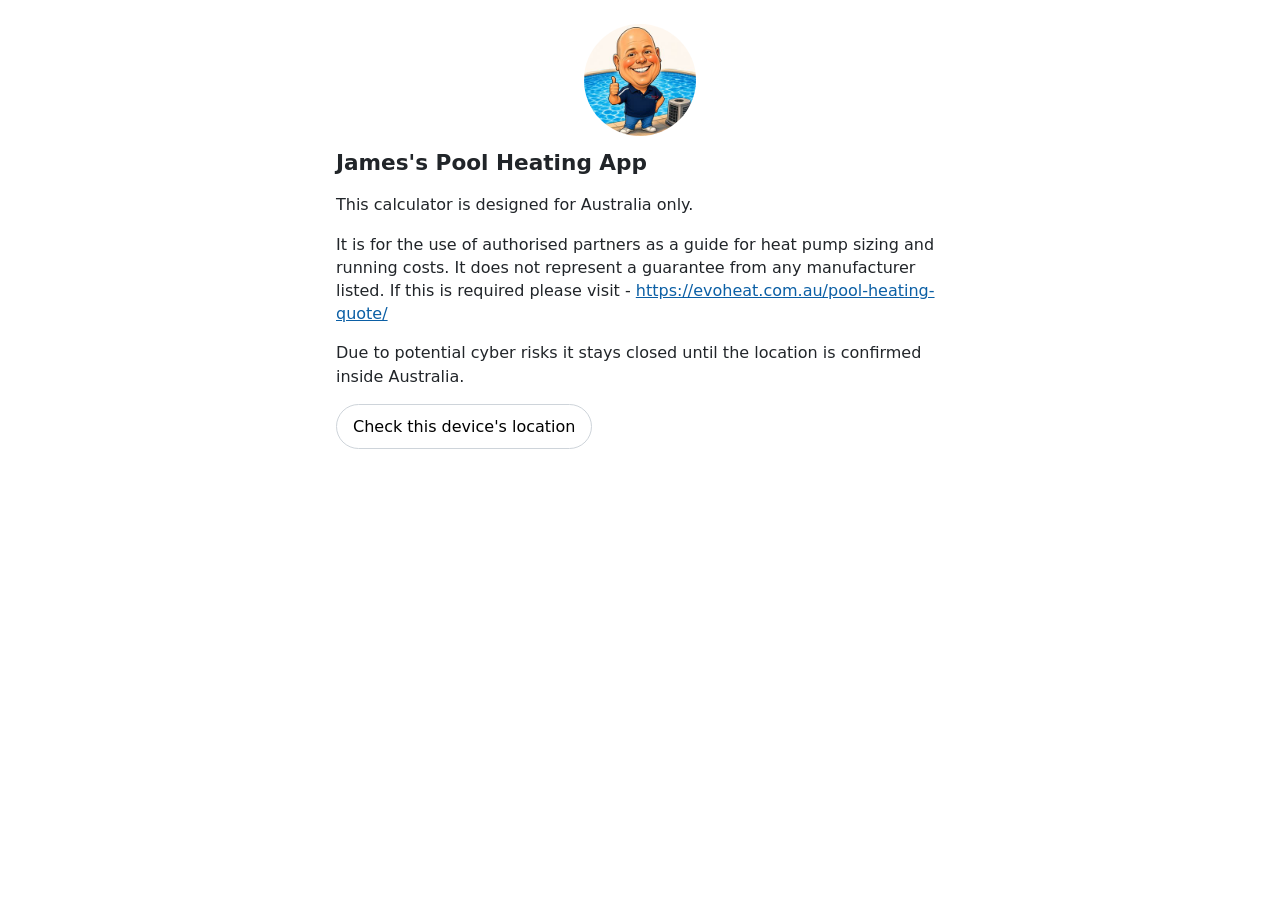
<file: james/index.html>
<!doctype html>
<html lang="en-AU">
<head>
<!-- Copyright (c) 2026 Mark Hall. All rights reserved. Copying, reproduction, or use to train AI systems is prohibited. -->
<meta name="robots" content="index, follow, noai, noimageai">
<meta name="googlebot" content="noai, noimageai">
<meta name="tdm-reservation" content="1">
<meta charset="utf-8">
<meta name="viewport" content="width=device-width, initial-scale=1, viewport-fit=cover">
<title>James&#39;s Pool Heating App</title>
<meta name="description" content="Hourly pool heating calculator for cities across Australia.">
<meta name="theme-color" content="#0b5fa5">
<meta name="mobile-web-app-capable" content="yes">
<meta name="apple-mobile-web-app-capable" content="yes">
<meta name="apple-mobile-web-app-status-bar-style" content="default">
<meta name="apple-mobile-web-app-title" content="James">
<link rel="manifest" href="manifest.webmanifest">
<link rel="icon" type="image/png" sizes="32x32" href="icons/favicon-32.png">
<link rel="apple-touch-icon" sizes="180x180" href="icons/apple-touch-icon.png">
<link rel="stylesheet" href="app.css?v=8">
<style>
  #gate{font-family:system-ui,sans-serif;max-width:40rem;margin:24px auto;padding:0 16px;color:#212529;line-height:1.45}
  #gate h1{font-size:1.35rem;line-height:1.25}
  #gate button{font:inherit;padding:10px 16px;border-radius:999px;border:1px solid #ced4da;background:#fff;cursor:pointer}
  #gate button:disabled{opacity:.55;cursor:wait}
  #gate-status{min-height:1.4em}
  #gate-help{font-size:.9rem;margin:4px 0 0}
  #gate-help p{margin:.4em 0 .15em}
  #gate-help ol{margin:.15em 0 0;padding-left:1.25rem}
  #gate-help li{margin:.4em 0}
  #gate a{color:#0b5fa5;overflow-wrap:anywhere}
  .gate-photo{display:block;width:96px;height:96px;border-radius:50%;object-fit:cover;margin:0 auto 12px;background:#eef2f6}
  @media (min-width:720px){.gate-photo{width:112px;height:112px}}
</style>
</head>
<body>
<div id="gate">
  <img class="gate-photo" src="james-photo.jpg" alt="" width="112" height="112">
  <h1>James's Pool Heating App</h1>
  <p>This calculator is designed for Australia only.</p>
  <p>It is for the use of authorised partners as a guide for heat pump sizing and running costs. It does not represent a guarantee from any manufacturer listed. If this is required please visit - <a href="https://evoheat.com.au/pool-heating-quote/">https://evoheat.com.au/pool-heating-quote/</a></p>
  <p>Due to potential cyber risks it stays closed until the location is confirmed inside Australia.</p>
  <button id="gate-check" type="button">Check this device's location</button>
  <p id="gate-status" role="status"></p>
</div>
<div id="root" hidden></div>

<noscript>This calculator needs JavaScript.</noscript>
<script src="gate.js?v=8" defer></script>
<script src="app.js?v=8" defer></script>
</body>
</html>
</file>
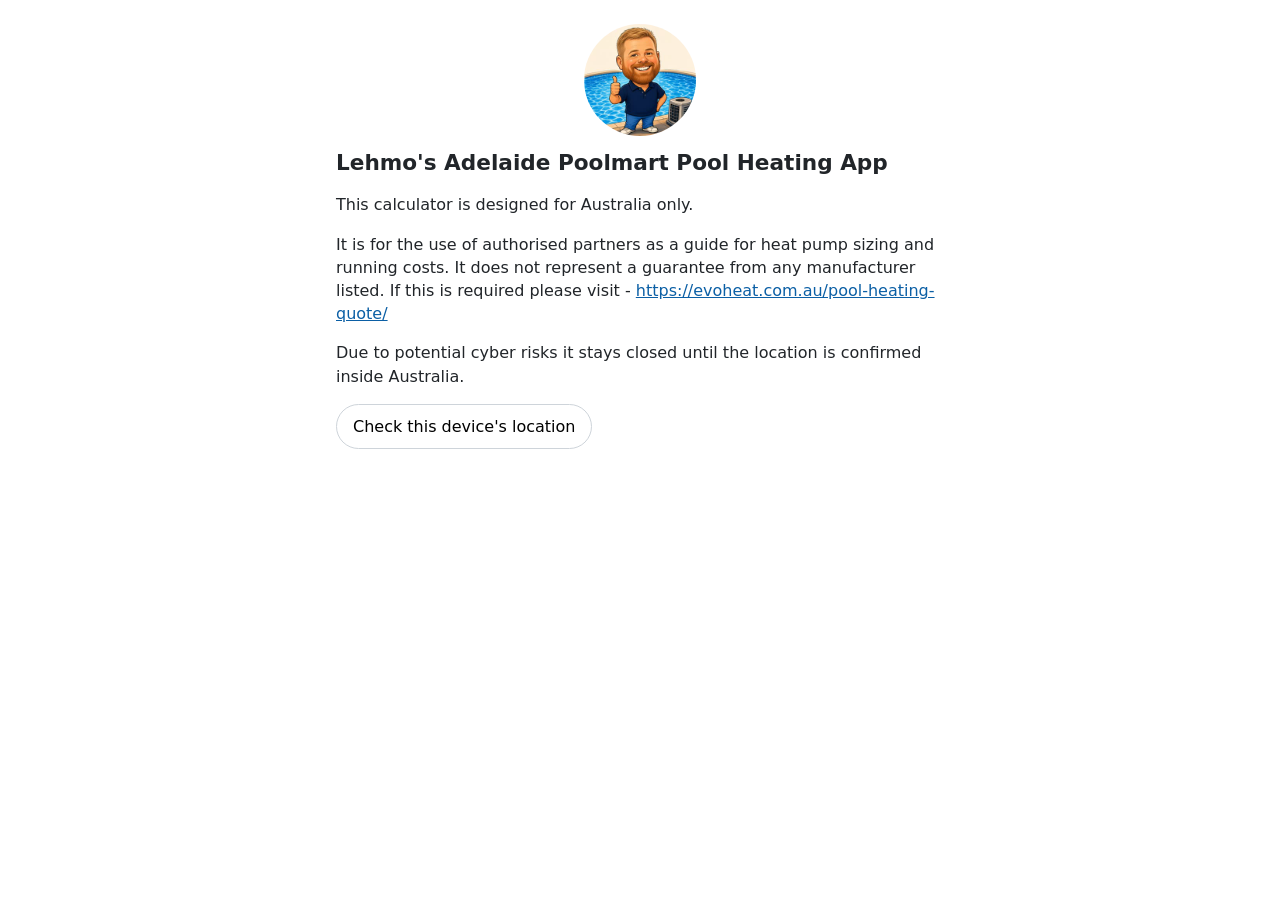
<file: lehmo/index.html>
<!doctype html>
<html lang="en-AU">
<head>
<!-- Copyright (c) 2026 Mark Hall. All rights reserved. Copying, reproduction, or use to train AI systems is prohibited. -->
<meta name="robots" content="index, follow, noai, noimageai">
<meta name="googlebot" content="noai, noimageai">
<meta name="tdm-reservation" content="1">
<meta charset="utf-8">
<meta name="viewport" content="width=device-width, initial-scale=1, viewport-fit=cover">
<title>Lehmo&#39;s Adelaide Poolmart Pool Heating App</title>
<meta name="description" content="Hourly pool heating calculator for cities across Australia.">
<meta name="theme-color" content="#0b5fa5">
<meta name="mobile-web-app-capable" content="yes">
<meta name="apple-mobile-web-app-capable" content="yes">
<meta name="apple-mobile-web-app-status-bar-style" content="default">
<meta name="apple-mobile-web-app-title" content="Lehmo">
<link rel="manifest" href="manifest.webmanifest">
<link rel="icon" type="image/png" sizes="32x32" href="icons/favicon-32.png">
<link rel="apple-touch-icon" sizes="180x180" href="icons/apple-touch-icon.png">
<link rel="stylesheet" href="app.css?v=8">
<style>
  #gate{font-family:system-ui,sans-serif;max-width:40rem;margin:24px auto;padding:0 16px;color:#212529;line-height:1.45}
  #gate h1{font-size:1.35rem;line-height:1.25}
  #gate button{font:inherit;padding:10px 16px;border-radius:999px;border:1px solid #ced4da;background:#fff;cursor:pointer}
  #gate button:disabled{opacity:.55;cursor:wait}
  #gate-status{min-height:1.4em}
  #gate-help{font-size:.9rem;margin:4px 0 0}
  #gate-help p{margin:.4em 0 .15em}
  #gate-help ol{margin:.15em 0 0;padding-left:1.25rem}
  #gate-help li{margin:.4em 0}
  #gate a{color:#0b5fa5;overflow-wrap:anywhere}
  .gate-photo{display:block;width:96px;height:96px;border-radius:50%;object-fit:cover;margin:0 auto 12px;background:#eef2f6}
  @media (min-width:720px){.gate-photo{width:112px;height:112px}}
</style>
</head>
<body>
<div id="gate">
  <img class="gate-photo" src="lehmo-photo.jpg" alt="" width="112" height="112">
  <h1>Lehmo's Adelaide Poolmart Pool Heating App</h1>
  <p>This calculator is designed for Australia only.</p>
  <p>It is for the use of authorised partners as a guide for heat pump sizing and running costs. It does not represent a guarantee from any manufacturer listed. If this is required please visit - <a href="https://evoheat.com.au/pool-heating-quote/">https://evoheat.com.au/pool-heating-quote/</a></p>
  <p>Due to potential cyber risks it stays closed until the location is confirmed inside Australia.</p>
  <button id="gate-check" type="button">Check this device's location</button>
  <p id="gate-status" role="status"></p>
</div>
<div id="root" hidden></div>

<noscript>This calculator needs JavaScript.</noscript>
<script src="gate.js?v=8" defer></script>
<script src="app.js?v=8" defer></script>
</body>
</html>
</file>
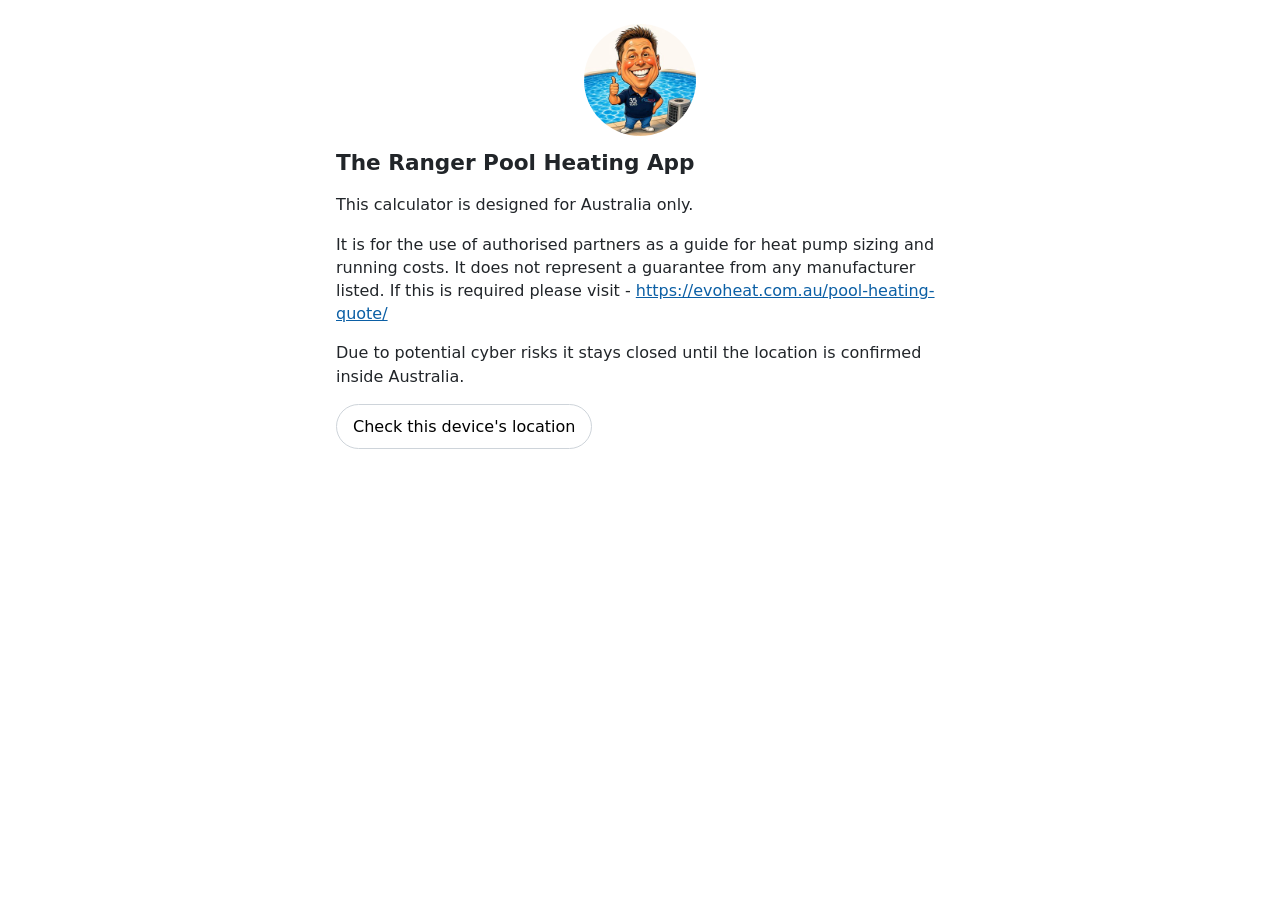
<file: ranger/index.html>
<!doctype html>
<html lang="en-AU">
<head>
<!-- Copyright (c) 2026 Mark Hall. All rights reserved. Copying, reproduction, or use to train AI systems is prohibited. -->
<meta name="robots" content="index, follow, noai, noimageai">
<meta name="googlebot" content="noai, noimageai">
<meta name="tdm-reservation" content="1">
<meta charset="utf-8">
<meta name="viewport" content="width=device-width, initial-scale=1, viewport-fit=cover">
<title>The Ranger Pool Heating App</title>
<meta name="description" content="Hourly pool heating calculator for cities across Australia.">
<meta name="theme-color" content="#0b5fa5">
<meta name="mobile-web-app-capable" content="yes">
<meta name="apple-mobile-web-app-capable" content="yes">
<meta name="apple-mobile-web-app-status-bar-style" content="default">
<meta name="apple-mobile-web-app-title" content="Ranger">
<link rel="manifest" href="manifest.webmanifest">
<link rel="icon" type="image/png" sizes="32x32" href="icons/favicon-32.png">
<link rel="apple-touch-icon" sizes="180x180" href="icons/apple-touch-icon.png">
<link rel="stylesheet" href="app.css?v=8">
<style>
  #gate{font-family:system-ui,sans-serif;max-width:40rem;margin:24px auto;padding:0 16px;color:#212529;line-height:1.45}
  #gate h1{font-size:1.35rem;line-height:1.25}
  #gate button{font:inherit;padding:10px 16px;border-radius:999px;border:1px solid #ced4da;background:#fff;cursor:pointer}
  #gate button:disabled{opacity:.55;cursor:wait}
  #gate-status{min-height:1.4em}
  #gate-help{font-size:.9rem;margin:4px 0 0}
  #gate-help p{margin:.4em 0 .15em}
  #gate-help ol{margin:.15em 0 0;padding-left:1.25rem}
  #gate-help li{margin:.4em 0}
  #gate a{color:#0b5fa5;overflow-wrap:anywhere}
  .gate-photo{display:block;width:96px;height:96px;border-radius:50%;object-fit:cover;margin:0 auto 12px;background:#eef2f6}
  @media (min-width:720px){.gate-photo{width:112px;height:112px}}
</style>
</head>
<body>
<div id="gate">
  <img class="gate-photo" src="ranger-photo.jpg" alt="" width="112" height="112">
  <h1>The Ranger Pool Heating App</h1>
  <p>This calculator is designed for Australia only.</p>
  <p>It is for the use of authorised partners as a guide for heat pump sizing and running costs. It does not represent a guarantee from any manufacturer listed. If this is required please visit - <a href="https://evoheat.com.au/pool-heating-quote/">https://evoheat.com.au/pool-heating-quote/</a></p>
  <p>Due to potential cyber risks it stays closed until the location is confirmed inside Australia.</p>
  <button id="gate-check" type="button">Check this device's location</button>
  <p id="gate-status" role="status"></p>
</div>
<div id="root" hidden></div>

<noscript>This calculator needs JavaScript.</noscript>
<script src="gate.js?v=8" defer></script>
<script src="app.js?v=8" defer></script>
</body>
</html>
</file>
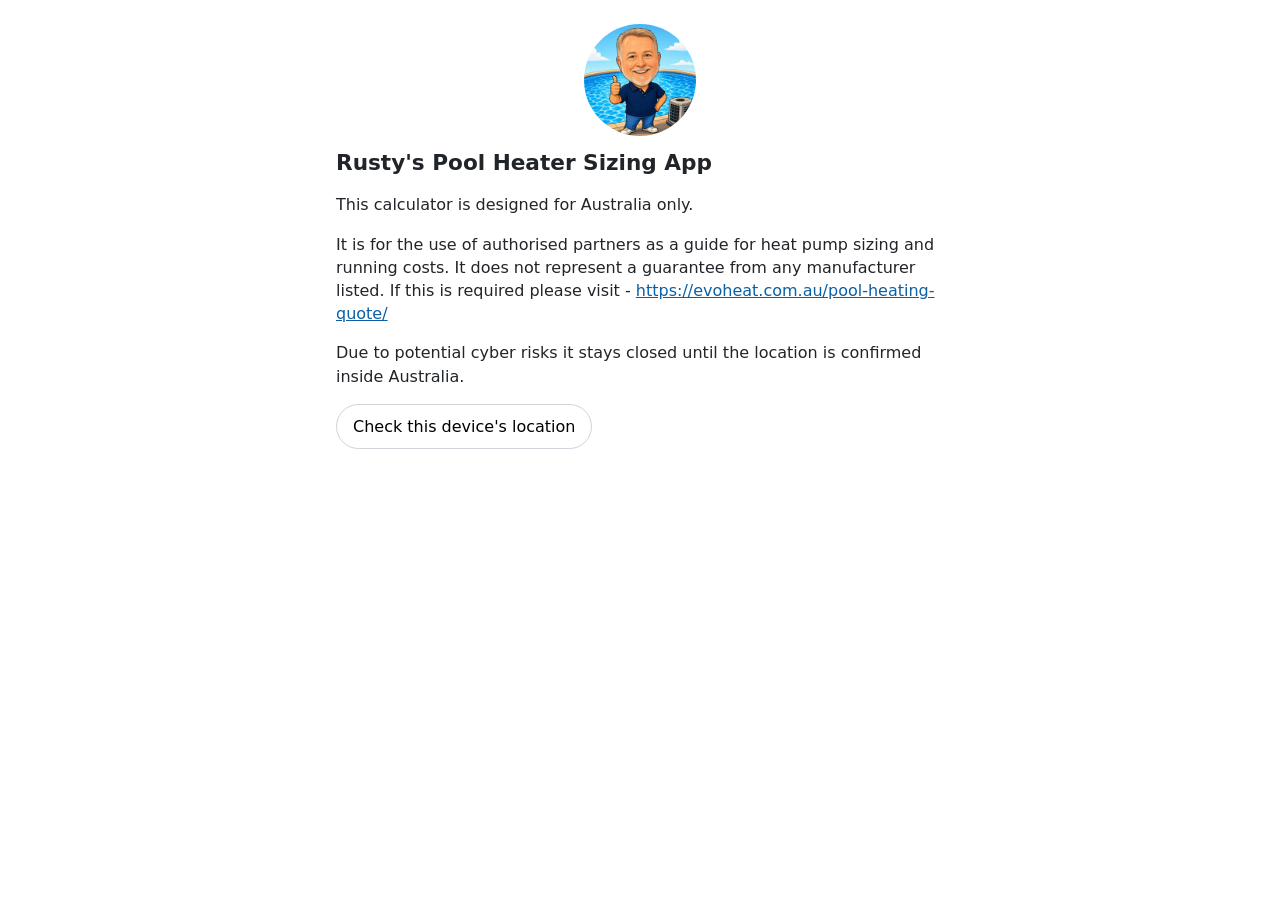
<file: rusty/index.html>
<!doctype html>
<html lang="en-AU">
<head>
<!-- Copyright (c) 2026 Mark Hall. All rights reserved. Copying, reproduction, or use to train AI systems is prohibited. -->
<meta name="robots" content="index, follow, noai, noimageai">
<meta name="googlebot" content="noai, noimageai">
<meta name="tdm-reservation" content="1">
<meta charset="utf-8">
<meta name="viewport" content="width=device-width, initial-scale=1, viewport-fit=cover">
<title>Rusty&#39;s Pool Heater Sizing App</title>
<meta name="description" content="Hourly pool heating calculator for cities across Australia.">
<meta name="theme-color" content="#0b5fa5">
<meta name="mobile-web-app-capable" content="yes">
<meta name="apple-mobile-web-app-capable" content="yes">
<meta name="apple-mobile-web-app-status-bar-style" content="default">
<meta name="apple-mobile-web-app-title" content="Rusty">
<link rel="manifest" href="manifest.webmanifest">
<link rel="icon" type="image/png" sizes="32x32" href="icons/favicon-32.png">
<link rel="apple-touch-icon" sizes="180x180" href="icons/apple-touch-icon.png">
<link rel="stylesheet" href="app.css?v=7">
<style>
  #gate{font-family:system-ui,sans-serif;max-width:40rem;margin:24px auto;padding:0 16px;color:#212529;line-height:1.45}
  #gate h1{font-size:1.35rem;line-height:1.25}
  #gate button{font:inherit;padding:10px 16px;border-radius:999px;border:1px solid #ced4da;background:#fff;cursor:pointer}
  #gate button:disabled{opacity:.55;cursor:wait}
  #gate-status{min-height:1.4em}
  #gate-help{font-size:.9rem;margin:4px 0 0}
  #gate-help p{margin:.4em 0 .15em}
  #gate-help ol{margin:.15em 0 0;padding-left:1.25rem}
  #gate-help li{margin:.4em 0}
  #gate a{color:#0b5fa5;overflow-wrap:anywhere}
  .gate-photo{display:block;width:96px;height:96px;border-radius:50%;object-fit:cover;margin:0 auto 12px;background:#eef2f6}
  @media (min-width:720px){.gate-photo{width:112px;height:112px}}
</style>
</head>
<body>
<div id="gate">
  <img class="gate-photo" src="rusty-photo.jpg" alt="" width="112" height="112">
  <h1>Rusty's Pool Heater Sizing App</h1>
  <p>This calculator is designed for Australia only.</p>
  <p>It is for the use of authorised partners as a guide for heat pump sizing and running costs. It does not represent a guarantee from any manufacturer listed. If this is required please visit - <a href="https://evoheat.com.au/pool-heating-quote/">https://evoheat.com.au/pool-heating-quote/</a></p>
  <p>Due to potential cyber risks it stays closed until the location is confirmed inside Australia.</p>
  <button id="gate-check" type="button">Check this device's location</button>
  <p id="gate-status" role="status"></p>
</div>
<div id="root" hidden></div>

<noscript>This calculator needs JavaScript.</noscript>
<script src="gate.js?v=7" defer></script>
<script src="app.js?v=7" defer></script>
</body>
</html>
</file>
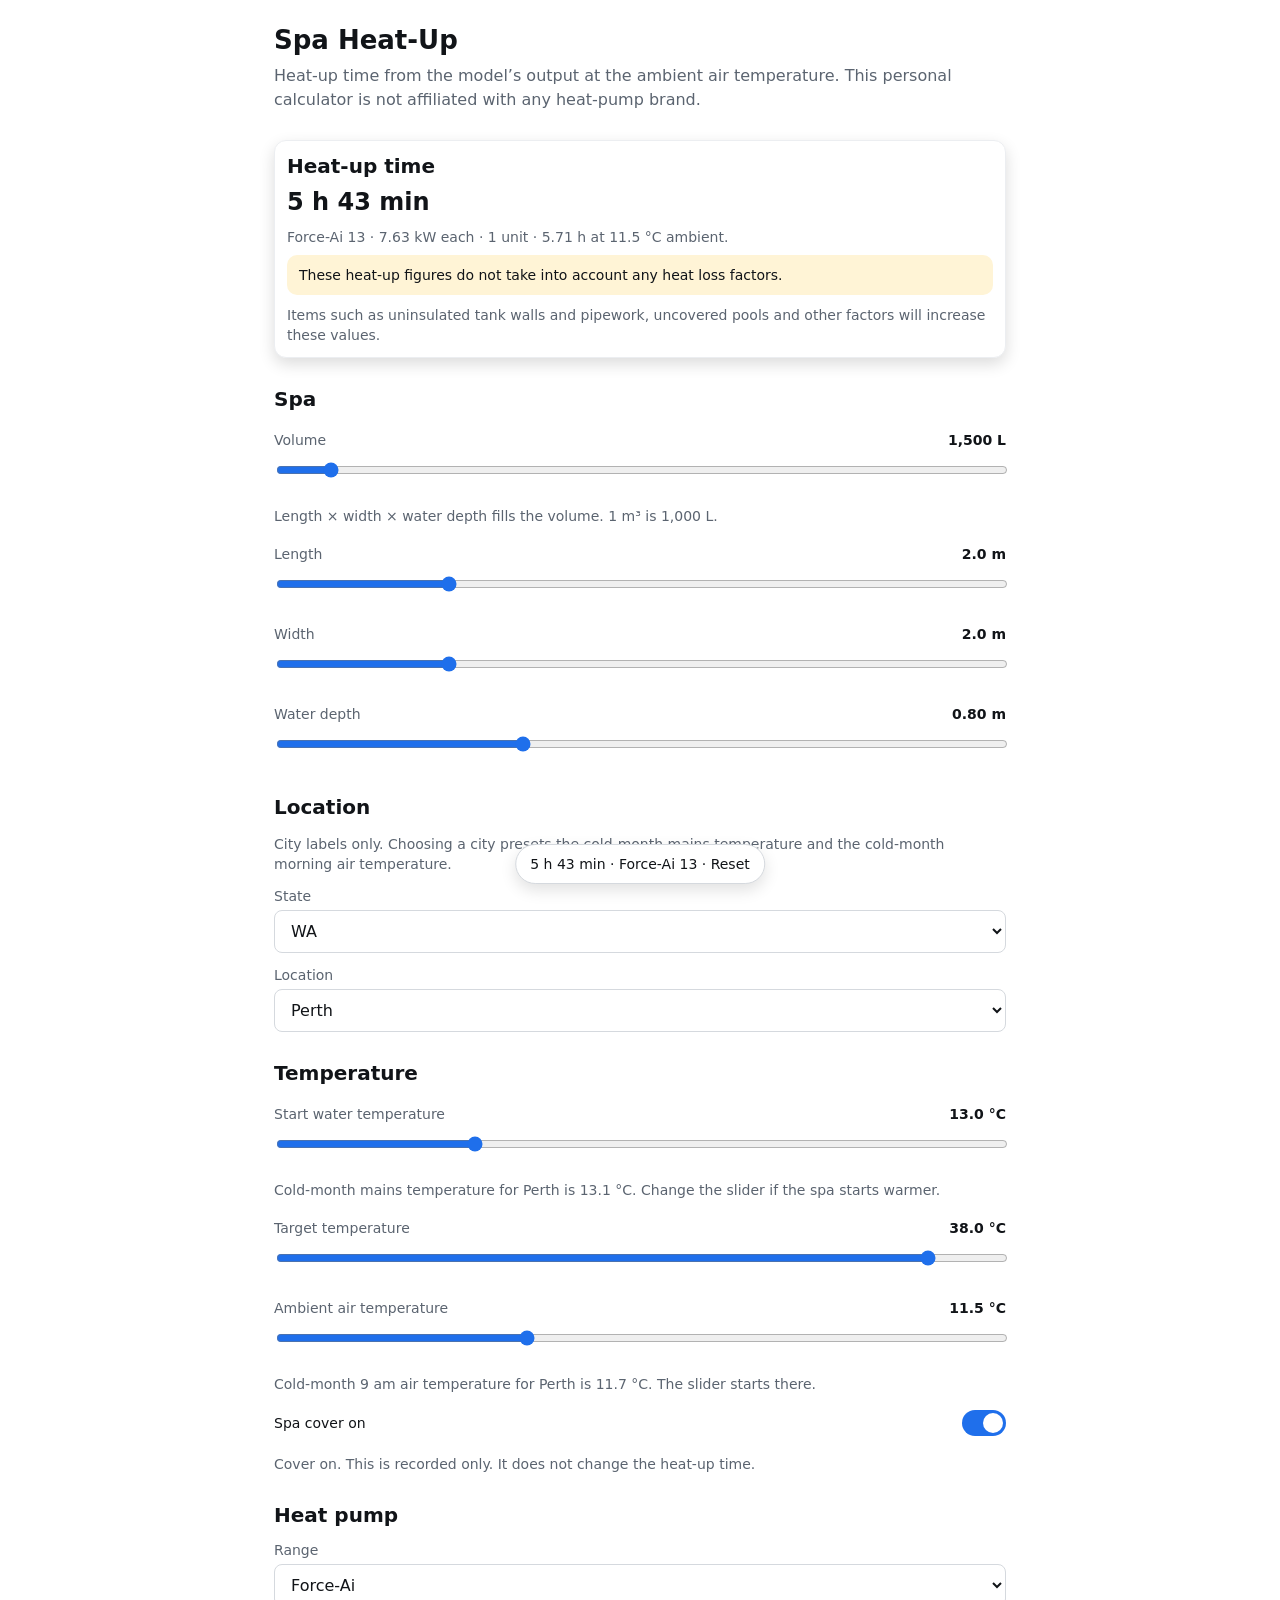
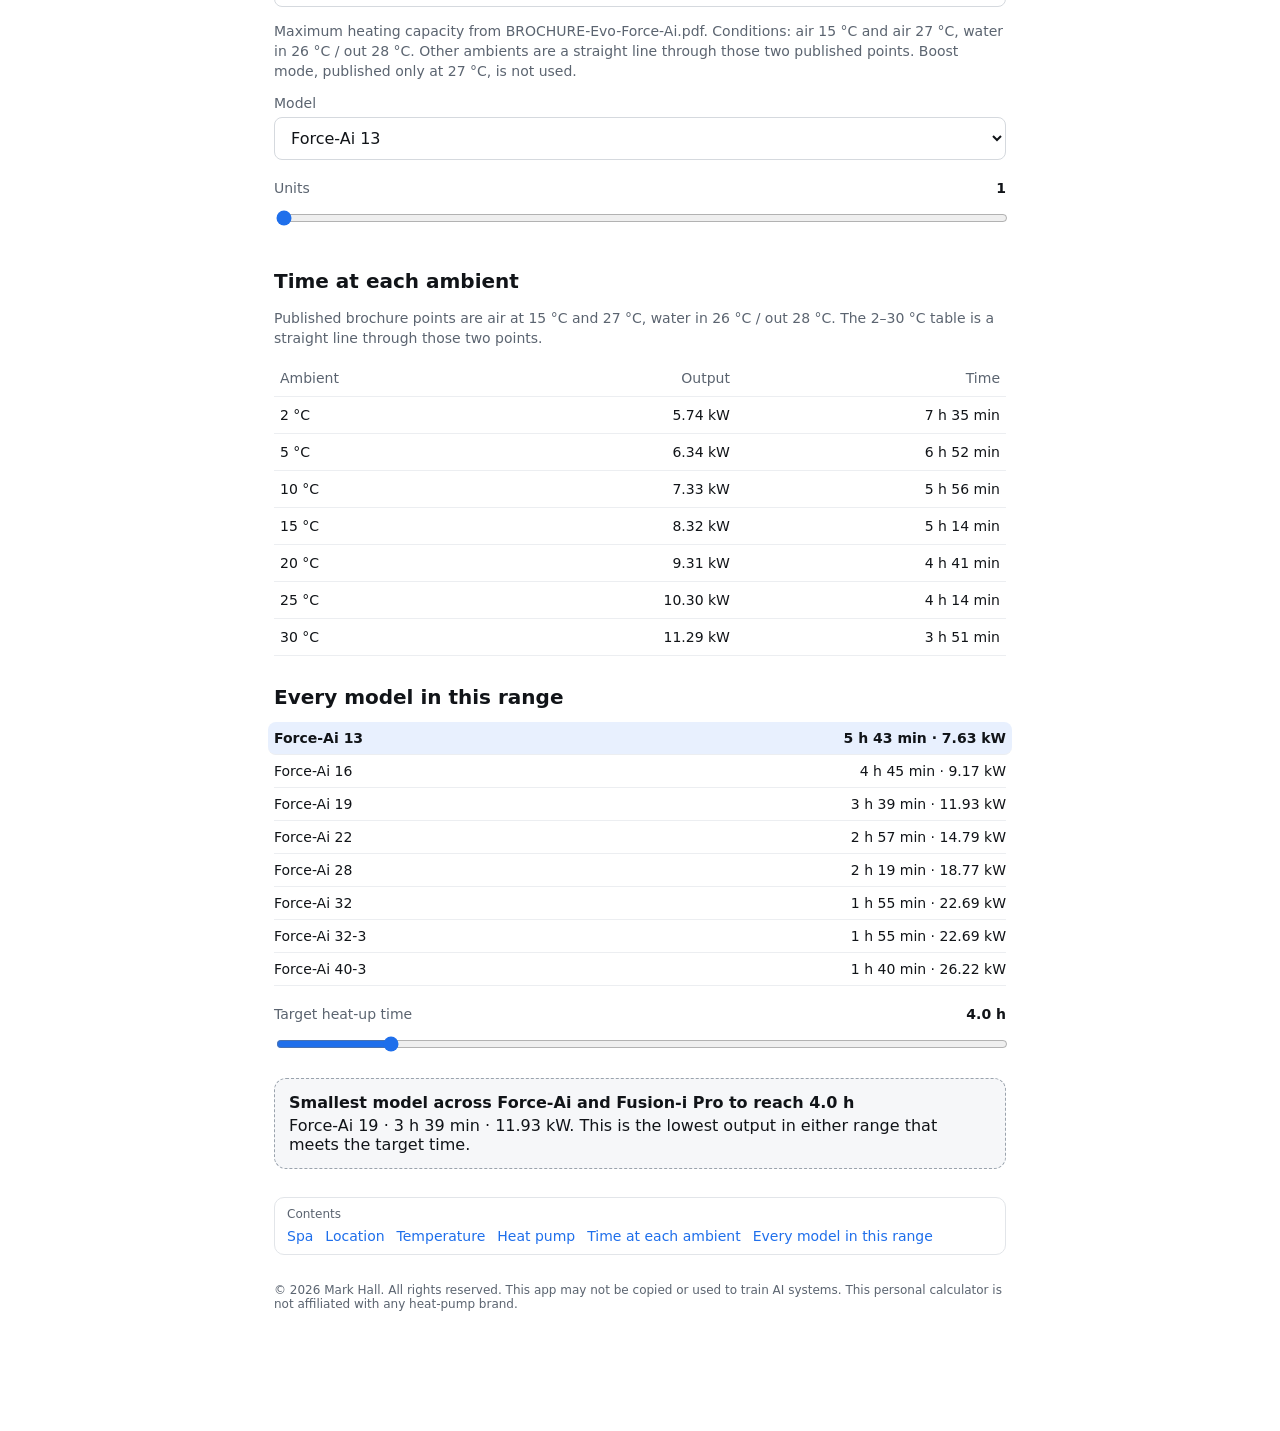
<file: spa-heatup/index.html>
<!doctype html>
<html lang="en-AU">
<head>
<!-- Copyright (c) 2026 Mark Hall. All rights reserved. Copying, reproduction, or use to train AI systems is prohibited. -->
<meta name="robots" content="index, follow, noai, noimageai">
<meta name="googlebot" content="noai, noimageai">
<meta name="tdm-reservation" content="1">
<meta charset="utf-8">
<meta name="viewport" content="width=device-width, initial-scale=1, viewport-fit=cover">
<title>Spa Heat-Up</title>
<meta name="description" content="Spa heat-up time calculator. No heat-pump brand is affiliated.">
<meta name="theme-color" content="#0b5fa5">
<meta name="mobile-web-app-capable" content="yes">
<meta name="apple-mobile-web-app-capable" content="yes">
<meta name="apple-mobile-web-app-status-bar-style" content="default">
<meta name="apple-mobile-web-app-title" content="Spa Heat-Up">
<link rel="manifest" href="manifest.webmanifest">
<link rel="icon" type="image/png" sizes="32x32" href="icons/favicon-32.png">
<link rel="apple-touch-icon" sizes="180x180" href="icons/apple-touch-icon.png">
<link rel="stylesheet" href="app.css?v=2">
</head>
<body>
<main>
  <header>
    <h1>Spa Heat-Up</h1>
    <p class="sub">Heat-up time from the model’s output at the ambient air temperature. This personal calculator is not affiliated with any heat-pump brand.</p>
  </header>

  <section class="card" id="results" aria-label="Heat-up time">
    <h2>Heat-up time</h2>
    <div class="metric" id="heatup-hm">–</div>
    <div class="caption" id="heatup-detail"></div>
    <div class="note warning" id="loss-note">These heat-up figures do not take into account any heat loss factors.</div>
    <p class="caption" id="loss-caveat">Items such as uninsulated tank walls and pipework, uncovered pools and other factors will increase these values.</p>
  </section>

  <section id="spa">
    <h2>Spa</h2>
    <div class="slider">
      <div class="slider-top"><span>Volume</span><b id="litres-read">1,500 L</b></div>
      <input id="litres" type="range" min="200" max="20000" step="10" value="1500" aria-label="Spa volume in litres">
    </div>
    <p class="caption">Length × width × water depth fills the volume. 1 m³ is 1,000 L.</p>
    <div class="slider">
      <div class="slider-top"><span>Length</span><b id="length-read">2.0 m</b></div>
      <input id="length" type="range" min="0.8" max="6" step="0.1" value="2" aria-label="Length">
    </div>
    <div class="slider">
      <div class="slider-top"><span>Width</span><b id="width-read">2.0 m</b></div>
      <input id="width" type="range" min="0.8" max="6" step="0.1" value="2" aria-label="Width">
    </div>
    <div class="slider">
      <div class="slider-top"><span>Water depth</span><b id="depth-read">0.8 m</b></div>
      <input id="depth" type="range" min="0.4" max="1.6" step="0.05" value="0.8" aria-label="Water depth">
    </div>
  </section>

  <section id="location">
    <h2>Location</h2>
    <p class="caption">City labels only. Choosing a city presets the cold-month mains temperature and the cold-month morning air temperature.</p>
    <label class="field">State
      <select id="state" aria-label="State"></select>
    </label>
    <label class="field">Location
      <select id="city" aria-label="Location"></select>
    </label>
  </section>

  <section id="temperature">
    <h2>Temperature</h2>
    <div class="slider">
      <div class="slider-top"><span>Start water temperature</span><b id="start-read">15.0 °C</b></div>
      <input id="start" type="range" min="5" max="35" step="0.5" value="15" aria-label="Start water temperature">
    </div>
    <p class="caption" id="start-hint">Defaults to the city’s cold-month mains temperature, or 15 °C.</p>
    <div class="slider">
      <div class="slider-top"><span>Target temperature</span><b id="target-read">38.0 °C</b></div>
      <input id="target" type="range" min="20" max="40" step="0.5" value="38" aria-label="Target temperature">
    </div>
    <div class="slider">
      <div class="slider-top"><span>Ambient air temperature</span><b id="ambient-read">15.0 °C</b></div>
      <input id="ambient" type="range" min="2" max="30" step="0.5" value="15" aria-label="Ambient air temperature">
    </div>
    <p class="caption" id="ambient-hint"></p>
    <div class="row">
      <span>Spa cover on</span>
      <button type="button" class="switch" id="cover" role="switch" aria-checked="true" aria-label="Spa cover on"><span></span></button>
    </div>
    <p class="caption" id="cover-note">The cover is recorded only. It does not change the heat-up time.</p>
  </section>

  <section id="heat-pump">
    <h2>Heat pump</h2>
    <label class="field">Range
      <select id="range" aria-label="Heat pump range"></select>
    </label>
    <p class="caption" id="range-note"></p>
    <label class="field">Model
      <select id="model" aria-label="Heat pump model"></select>
    </label>
    <div class="slider">
      <div class="slider-top"><span>Units</span><b id="units-read">1</b></div>
      <input id="units" type="range" min="1" max="4" step="1" value="1" aria-label="Number of units">
    </div>
  </section>

  <section id="time-at-each-ambient">
    <h2>Time at each ambient</h2>
    <p class="caption">Published brochure points are air at 15 °C and 27 °C, water in 26 °C / out 28 °C. The 2–30 °C table is a straight line through those two points.</p>
    <table id="table-ambient">
      <thead><tr><th>Ambient</th><th class="num">Output</th><th class="num">Time</th></tr></thead>
      <tbody></tbody>
    </table>
  </section>

  <section id="every-model-in-this-range">
    <h2>Every model in this range</h2>
    <div id="compare"></div>
    <div class="slider">
      <div class="slider-top"><span>Target heat-up time</span><b id="goal-read">4.0 h</b></div>
      <input id="goal" type="range" min="0.5" max="24" step="0.5" value="4" aria-label="Target heat-up time">
    </div>
    <div class="placeholder" id="fastest"></div>
  </section>

  <nav class="contents" id="contents" aria-label="Contents"></nav>
  <footer>© 2026 Mark Hall. All rights reserved. This app may not be copied or used to train AI systems. This personal calculator is not affiliated with any heat-pump brand.</footer>
</main>
<button type="button" class="chip" id="chip">Reset</button>
<noscript>This calculator needs JavaScript.</noscript>
<script src="locations.js?v=2"></script>
<script src="models.js?v=2"></script>
<script src="calc.js?v=2"></script>
<script src="app.js?v=2" defer></script>
</body>
</html>
</file>
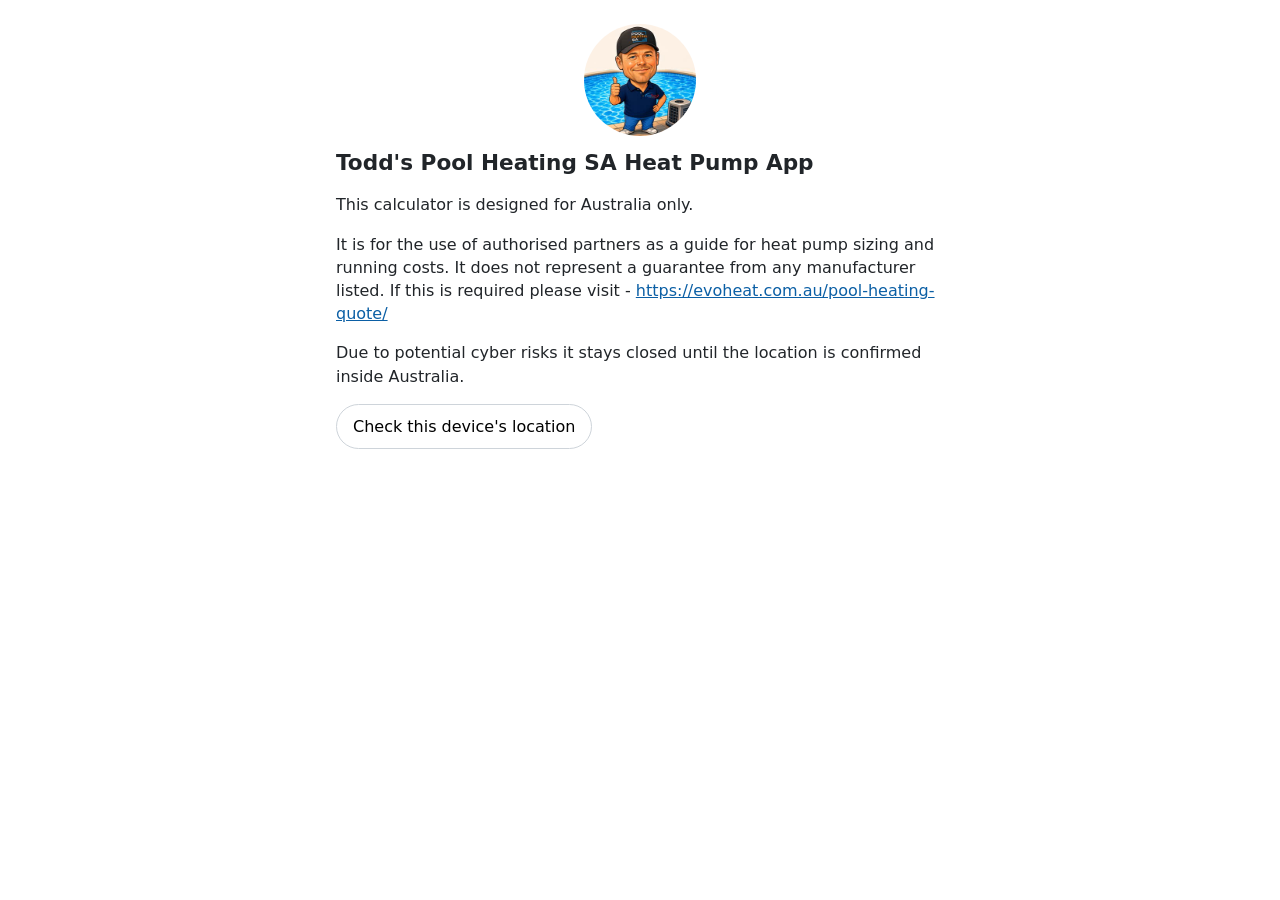
<file: todd/index.html>
<!doctype html>
<html lang="en-AU">
<head>
<!-- Copyright (c) 2026 Mark Hall. All rights reserved. Copying, reproduction, or use to train AI systems is prohibited. -->
<meta name="robots" content="index, follow, noai, noimageai">
<meta name="googlebot" content="noai, noimageai">
<meta name="tdm-reservation" content="1">
<meta charset="utf-8">
<meta name="viewport" content="width=device-width, initial-scale=1, viewport-fit=cover">
<title>Todd&#39;s Pool Heating SA Heat Pump App</title>
<meta name="description" content="Hourly pool heating calculator for cities across Australia.">
<meta name="theme-color" content="#0b5fa5">
<meta name="mobile-web-app-capable" content="yes">
<meta name="apple-mobile-web-app-capable" content="yes">
<meta name="apple-mobile-web-app-status-bar-style" content="default">
<meta name="apple-mobile-web-app-title" content="Todd">
<link rel="manifest" href="manifest.webmanifest">
<link rel="icon" type="image/png" sizes="32x32" href="icons/favicon-32.png">
<link rel="apple-touch-icon" sizes="180x180" href="icons/apple-touch-icon.png">
<link rel="stylesheet" href="app.css?v=8">
<style>
  #gate{font-family:system-ui,sans-serif;max-width:40rem;margin:24px auto;padding:0 16px;color:#212529;line-height:1.45}
  #gate h1{font-size:1.35rem;line-height:1.25}
  #gate button{font:inherit;padding:10px 16px;border-radius:999px;border:1px solid #ced4da;background:#fff;cursor:pointer}
  #gate button:disabled{opacity:.55;cursor:wait}
  #gate-status{min-height:1.4em}
  #gate-help{font-size:.9rem;margin:4px 0 0}
  #gate-help p{margin:.4em 0 .15em}
  #gate-help ol{margin:.15em 0 0;padding-left:1.25rem}
  #gate-help li{margin:.4em 0}
  #gate a{color:#0b5fa5;overflow-wrap:anywhere}
  .gate-photo{display:block;width:96px;height:96px;border-radius:50%;object-fit:cover;margin:0 auto 12px;background:#eef2f6}
  @media (min-width:720px){.gate-photo{width:112px;height:112px}}
</style>
</head>
<body>
<div id="gate">
  <img class="gate-photo" src="todd-photo.jpg" alt="" width="112" height="112">
  <h1>Todd's Pool Heating SA Heat Pump App</h1>
  <p>This calculator is designed for Australia only.</p>
  <p>It is for the use of authorised partners as a guide for heat pump sizing and running costs. It does not represent a guarantee from any manufacturer listed. If this is required please visit - <a href="https://evoheat.com.au/pool-heating-quote/">https://evoheat.com.au/pool-heating-quote/</a></p>
  <p>Due to potential cyber risks it stays closed until the location is confirmed inside Australia.</p>
  <button id="gate-check" type="button">Check this device's location</button>
  <p id="gate-status" role="status"></p>
</div>
<div id="root" hidden></div>

<noscript>This calculator needs JavaScript.</noscript>
<script src="gate.js?v=8" defer></script>
<script src="app.js?v=8" defer></script>
</body>
</html>
</file>
<file: app.css>
*,*::before,*::after{box-sizing:border-box}
html{-webkit-text-size-adjust:100%}
body{margin:0;background:#fff;color:#111418;font-family:system-ui,-apple-system,"Segoe UI",Roboto,sans-serif;padding:env(safe-area-inset-top) env(safe-area-inset-right) 0 env(safe-area-inset-left)}
a{color:#1f6feb}
input[type=range]{touch-action:pan-y}
</file>
<file: active-i-pro/app.css>
*,*::before,*::after{box-sizing:border-box}
html{-webkit-text-size-adjust:100%}
body{margin:0;background:#fff;color:#111418;font-family:system-ui,-apple-system,"Segoe UI",Roboto,sans-serif;padding:env(safe-area-inset-top) env(safe-area-inset-right) 0 env(safe-area-inset-left)}
a{color:#1f6feb}
input[type=range]{touch-action:pan-y}
</file>
<file: aqua-technics/app.css>
*,*::before,*::after{box-sizing:border-box}
html{-webkit-text-size-adjust:100%}
body{margin:0;background:#fff;color:#111418;font-family:system-ui,-apple-system,"Segoe UI",Roboto,sans-serif;padding:env(safe-area-inset-top) env(safe-area-inset-right) 0 env(safe-area-inset-left)}
a{color:#1f6feb}
input[type=range]{touch-action:pan-y}
</file>
<file: bruzzies/app.css>
*,*::before,*::after{box-sizing:border-box}
html{-webkit-text-size-adjust:100%}
body{margin:0;background:#fff;color:#111418;font-family:system-ui,-apple-system,"Segoe UI",Roboto,sans-serif;padding:env(safe-area-inset-top) env(safe-area-inset-right) 0 env(safe-area-inset-left)}
a{color:#1f6feb}
input[type=range]{touch-action:pan-y}

.bruzzies-head{display:flex;align-items:center;gap:12px}
.bruzzies-photo{width:64px;height:64px;border-radius:50%;object-fit:cover;flex:none;background:#eef2f6}
@media (min-width:720px){.bruzzies-photo{width:72px;height:72px}}
</file>
<file: buccaneer-pools/app.css>
*,*::before,*::after{box-sizing:border-box}
html{-webkit-text-size-adjust:100%}
body{margin:0;background:#fff;color:#111418;font-family:system-ui,-apple-system,"Segoe UI",Roboto,sans-serif;padding:env(safe-area-inset-top) env(safe-area-inset-right) 0 env(safe-area-inset-left)}
a{color:#1f6feb}
input[type=range]{touch-action:pan-y}
</file>
<file: chilling/app.css>
*,*::before,*::after{box-sizing:border-box}
html{-webkit-text-size-adjust:100%}
body{margin:0;background:#fff;color:#111418;font-family:system-ui,-apple-system,"Segoe UI",Roboto,sans-serif;padding:env(safe-area-inset-top) env(safe-area-inset-right) 0 env(safe-area-inset-left)}
a{color:#1f6feb}
input[type=range]{touch-action:pan-y}
button,input,select{font:inherit}
main{max-width:760px;margin:0 auto;padding:16px 14px 96px;display:flex;flex-direction:column;gap:28px}
h1{font-size:26px;line-height:32px;margin:8px 0;font-weight:650}
.sub{font-size:16px;line-height:24px;color:#5b6470;margin:0}
section{display:flex;flex-direction:column;gap:12px;scroll-margin-top:12px}
h2{font-size:20px;line-height:26px;margin:0;font-weight:600}
.caption{font-size:14px;line-height:20px;color:#5b6470;margin:2px 0 0}
label.field{display:flex;flex-direction:column;gap:4px;font-size:14px;line-height:20px;color:#5b6470}
input[type=text],select{font-size:16px;padding:10px 12px;border-radius:8px;border:1px solid #d5d9de;background:#fff;color:#111418;width:100%}
.slider{display:flex;flex-direction:column;gap:4px;padding:6px 0}
.slider-top{display:flex;flex-wrap:wrap;justify-content:space-between;gap:8px;font-size:14px;line-height:20px;color:#5b6470}
.slider-top b{color:#111418;font-weight:600}
input[type=range]{width:100%;accent-color:#1f6feb;height:28px}
.seg{display:flex;flex-wrap:wrap;gap:4px;padding:3px;background:#eef0f3;border-radius:10px}
.seg button{flex:1 1 auto;font-size:14px;line-height:20px;padding:8px 10px;border:0;border-radius:8px;cursor:pointer;background:transparent;color:#111418;font-weight:400}
.seg button.on{background:#fff;box-shadow:0 1px 2px rgba(0,0,0,.15);font-weight:600}
.row{display:flex;align-items:center;justify-content:space-between;gap:12px;font-size:14px;line-height:20px;padding:4px 0}
.switch{width:44px;height:26px;border-radius:13px;background:#d5d9de;position:relative;border:0;padding:0;flex:none;cursor:pointer}
.switch[aria-checked="true"]{background:#1f6feb}
.switch span{position:absolute;top:3px;left:3px;width:20px;height:20px;border-radius:10px;background:#fff;transition:left 120ms}
.switch[aria-checked="true"] span{left:21px}
.card{position:sticky;top:0;z-index:50;background:#fff;box-shadow:0 6px 16px rgba(0,0,0,.14);border-radius:12px;border:1px solid #eceef1;padding:12px;display:flex;flex-direction:column;gap:8px}
.metric{font-size:24px;line-height:30px;font-weight:600;font-variant-numeric:tabular-nums}
.note{border-radius:10px;padding:10px 12px;font-size:14px;line-height:20px}
.note.warning{background:#fff4d6;color:#111418}
.note.warning strong{color:#7d4e00;display:block;margin-bottom:2px}
.metrics{display:grid;grid-template-columns:repeat(auto-fit,minmax(140px,1fr));gap:8px}
.metric-box{border:1px solid #d5d9de;border-radius:12px;padding:12px}
.metric-box span{display:block;font-size:12px;line-height:16px;color:#5b6470}
.metric-box b{font-size:20px;line-height:26px;font-weight:600}
table{width:100%;border-collapse:collapse;font-size:14px;line-height:20px}
th{text-align:left;color:#5b6470;font-weight:500}
td,th{padding:8px 6px;border-bottom:1px solid #eceef1}
td.num,th.num{text-align:right;font-variant-numeric:tabular-nums}
tr.pick td{background:#e8f0fe;font-weight:600}
.gains{display:flex;flex-direction:column}
.gains div{display:flex;justify-content:space-between;gap:12px;padding:6px 0;border-bottom:1px solid #eceef1;font-size:14px;line-height:20px}
.gains div.total{font-weight:600}
.placeholder{border:1px dashed #9aa3ad;border-radius:12px;padding:14px;background:#f6f7f9}
.placeholder strong{display:block;margin-bottom:4px}
ul.tips{margin:0;padding-left:1.2rem}
ul.tips li{margin:6px 0;font-size:16px;line-height:24px}
nav.contents{border:1px solid #e2e5e9;border-radius:10px;padding:8px 12px}
nav.contents .label{font-size:12px;line-height:16px;color:#5b6470;margin-bottom:4px}
nav.contents .links{display:flex;flex-wrap:wrap;gap:4px 12px}
nav.contents a{font-size:14px;line-height:20px;color:#1f6feb;text-decoration:none}
footer{font-size:12px;color:#5b6470;padding-bottom:24px}
.chip{position:fixed;left:50%;bottom:16px;transform:translateX(-50%);font-size:14px;line-height:20px;padding:9px 14px;border-radius:999px;border:1px solid #d5d9de;background:#fff;color:#111418;cursor:pointer;box-shadow:0 6px 16px rgba(0,0,0,.12);white-space:nowrap}
[hidden]{display:none !important}
</file>
<file: craig/app.css>
*,*::before,*::after{box-sizing:border-box}
html{-webkit-text-size-adjust:100%}
body{margin:0;background:#fff;color:#111418;font-family:system-ui,-apple-system,"Segoe UI",Roboto,sans-serif;padding:env(safe-area-inset-top) env(safe-area-inset-right) 0 env(safe-area-inset-left)}
a{color:#1f6feb}
input[type=range]{touch-action:pan-y}

.craig-head{display:flex;align-items:center;gap:12px}
.craig-photo{width:64px;height:64px;border-radius:50%;object-fit:cover;flex:none;background:#eef2f6}
@media (min-width:720px){.craig-photo{width:72px;height:72px}}
</file>
<file: james/app.css>
*,*::before,*::after{box-sizing:border-box}
html{-webkit-text-size-adjust:100%}
body{margin:0;background:#fff;color:#111418;font-family:system-ui,-apple-system,"Segoe UI",Roboto,sans-serif;padding:env(safe-area-inset-top) env(safe-area-inset-right) 0 env(safe-area-inset-left)}
a{color:#1f6feb}
input[type=range]{touch-action:pan-y}

.james-head{display:flex;align-items:center;gap:12px}
.james-photo{width:64px;height:64px;border-radius:50%;object-fit:cover;flex:none;background:#eef2f6}
@media (min-width:720px){.james-photo{width:72px;height:72px}}
</file>
<file: lehmo/app.css>
*,*::before,*::after{box-sizing:border-box}
html{-webkit-text-size-adjust:100%}
body{margin:0;background:#fff;color:#111418;font-family:system-ui,-apple-system,"Segoe UI",Roboto,sans-serif;padding:env(safe-area-inset-top) env(safe-area-inset-right) 0 env(safe-area-inset-left)}
a{color:#1f6feb}
input[type=range]{touch-action:pan-y}

.lehmo-head{display:flex;align-items:center;gap:12px}
.lehmo-photo{width:64px;height:64px;border-radius:50%;object-fit:cover;flex:none;background:#eef2f6}
@media (min-width:720px){.lehmo-photo{width:72px;height:72px}}
</file>
<file: ranger/app.css>
*,*::before,*::after{box-sizing:border-box}
html{-webkit-text-size-adjust:100%}
body{margin:0;background:#fff;color:#111418;font-family:system-ui,-apple-system,"Segoe UI",Roboto,sans-serif;padding:env(safe-area-inset-top) env(safe-area-inset-right) 0 env(safe-area-inset-left)}
a{color:#1f6feb}
input[type=range]{touch-action:pan-y}

.ranger-head{display:flex;align-items:center;gap:12px}
.ranger-photo{width:64px;height:64px;border-radius:50%;object-fit:cover;flex:none;background:#eef2f6}
@media (min-width:720px){.ranger-photo{width:72px;height:72px}}
</file>
<file: rusty/app.css>
*,*::before,*::after{box-sizing:border-box}
html{-webkit-text-size-adjust:100%}
body{margin:0;background:#fff;color:#111418;font-family:system-ui,-apple-system,"Segoe UI",Roboto,sans-serif;padding:env(safe-area-inset-top) env(safe-area-inset-right) 0 env(safe-area-inset-left)}
a{color:#1f6feb}
input[type=range]{touch-action:pan-y}

.rusty-head{display:flex;align-items:center;gap:12px}
.rusty-photo{width:64px;height:64px;border-radius:50%;object-fit:cover;flex:none;background:#eef2f6}
@media (min-width:720px){.rusty-photo{width:72px;height:72px}}
</file>
<file: spa-heatup/app.css>
*,*::before,*::after{box-sizing:border-box}
html{-webkit-text-size-adjust:100%}
body{margin:0;background:#fff;color:#111418;font-family:system-ui,-apple-system,"Segoe UI",Roboto,sans-serif;padding:env(safe-area-inset-top) env(safe-area-inset-right) 0 env(safe-area-inset-left)}
a{color:#1f6feb}
input[type=range]{touch-action:pan-y}
button,input,select{font:inherit}
main{max-width:760px;margin:0 auto;padding:16px 14px 96px;display:flex;flex-direction:column;gap:28px}
h1{font-size:26px;line-height:32px;margin:8px 0;font-weight:650}
.sub{font-size:16px;line-height:24px;color:#5b6470;margin:0}
section{display:flex;flex-direction:column;gap:12px;scroll-margin-top:12px}
h2{font-size:20px;line-height:26px;margin:0;font-weight:600}
.caption{font-size:14px;line-height:20px;color:#5b6470;margin:2px 0 0}
label.field{display:flex;flex-direction:column;gap:4px;font-size:14px;line-height:20px;color:#5b6470}
input[type=text],select{font-size:16px;padding:10px 12px;border-radius:8px;border:1px solid #d5d9de;background:#fff;color:#111418;width:100%}
.slider{display:flex;flex-direction:column;gap:4px;padding:6px 0}
.slider-top{display:flex;flex-wrap:wrap;justify-content:space-between;gap:8px;font-size:14px;line-height:20px;color:#5b6470}
.slider-top b{color:#111418;font-weight:600}
input[type=range]{width:100%;accent-color:#1f6feb;height:28px}
.seg{display:flex;flex-wrap:wrap;gap:4px;padding:3px;background:#eef0f3;border-radius:10px}
.seg button{flex:1 1 auto;font-size:14px;line-height:20px;padding:8px 10px;border:0;border-radius:8px;cursor:pointer;background:transparent;color:#111418;font-weight:400}
.seg button.on{background:#fff;box-shadow:0 1px 2px rgba(0,0,0,.15);font-weight:600}
.row{display:flex;align-items:center;justify-content:space-between;gap:12px;font-size:14px;line-height:20px;padding:4px 0}
.switch{width:44px;height:26px;border-radius:13px;background:#d5d9de;position:relative;border:0;padding:0;flex:none;cursor:pointer}
.switch[aria-checked="true"]{background:#1f6feb}
.switch span{position:absolute;top:3px;left:3px;width:20px;height:20px;border-radius:10px;background:#fff;transition:left 120ms}
.switch[aria-checked="true"] span{left:21px}
.card{position:sticky;top:0;z-index:50;background:#fff;box-shadow:0 6px 16px rgba(0,0,0,.14);border-radius:12px;border:1px solid #eceef1;padding:12px;display:flex;flex-direction:column;gap:8px}
.metric{font-size:24px;line-height:30px;font-weight:600;font-variant-numeric:tabular-nums}
.note{border-radius:10px;padding:10px 12px;font-size:14px;line-height:20px}
.note.warning{background:#fff4d6;color:#111418}
.note.warning strong{color:#7d4e00;display:block;margin-bottom:2px}
.metrics{display:grid;grid-template-columns:repeat(auto-fit,minmax(140px,1fr));gap:8px}
.metric-box{border:1px solid #d5d9de;border-radius:12px;padding:12px}
.metric-box span{display:block;font-size:12px;line-height:16px;color:#5b6470}
.metric-box b{font-size:20px;line-height:26px;font-weight:600}
table{width:100%;border-collapse:collapse;font-size:14px;line-height:20px}
th{text-align:left;color:#5b6470;font-weight:500}
td,th{padding:8px 6px;border-bottom:1px solid #eceef1}
td.num,th.num{text-align:right;font-variant-numeric:tabular-nums}
tr.pick td{background:#e8f0fe;font-weight:600}
.gains{display:flex;flex-direction:column}
.gains div{display:flex;justify-content:space-between;gap:12px;padding:6px 0;border-bottom:1px solid #eceef1;font-size:14px;line-height:20px}
.gains div.total{font-weight:600}
#compare div{display:flex;justify-content:space-between;gap:12px;padding:6px 0;border-bottom:1px solid #eceef1;font-size:14px;line-height:20px}
#compare div.total{font-weight:600;background:#e8f0fe;margin:0 -6px;padding:6px;border-radius:8px}
.placeholder{border:1px dashed #9aa3ad;border-radius:12px;padding:14px;background:#f6f7f9}
.placeholder strong{display:block;margin-bottom:4px}
ul.tips{margin:0;padding-left:1.2rem}
ul.tips li{margin:6px 0;font-size:16px;line-height:24px}
nav.contents{border:1px solid #e2e5e9;border-radius:10px;padding:8px 12px}
nav.contents .label{font-size:12px;line-height:16px;color:#5b6470;margin-bottom:4px}
nav.contents .links{display:flex;flex-wrap:wrap;gap:4px 12px}
nav.contents a{font-size:14px;line-height:20px;color:#1f6feb;text-decoration:none}
footer{font-size:12px;color:#5b6470;padding-bottom:24px}
.chip{position:fixed;left:50%;bottom:16px;transform:translateX(-50%);font-size:14px;line-height:20px;padding:9px 14px;border-radius:999px;border:1px solid #d5d9de;background:#fff;color:#111418;cursor:pointer;box-shadow:0 6px 16px rgba(0,0,0,.12);white-space:nowrap}
[hidden]{display:none !important}
</file>
<file: todd/app.css>
*,*::before,*::after{box-sizing:border-box}
html{-webkit-text-size-adjust:100%}
body{margin:0;background:#fff;color:#111418;font-family:system-ui,-apple-system,"Segoe UI",Roboto,sans-serif;padding:env(safe-area-inset-top) env(safe-area-inset-right) 0 env(safe-area-inset-left)}
a{color:#1f6feb}
input[type=range]{touch-action:pan-y}

.todd-head{display:flex;align-items:center;gap:12px}
.todd-photo{width:64px;height:64px;border-radius:50%;object-fit:cover;flex:none;background:#eef2f6}
@media (min-width:720px){.todd-photo{width:72px;height:72px}}
</file>
